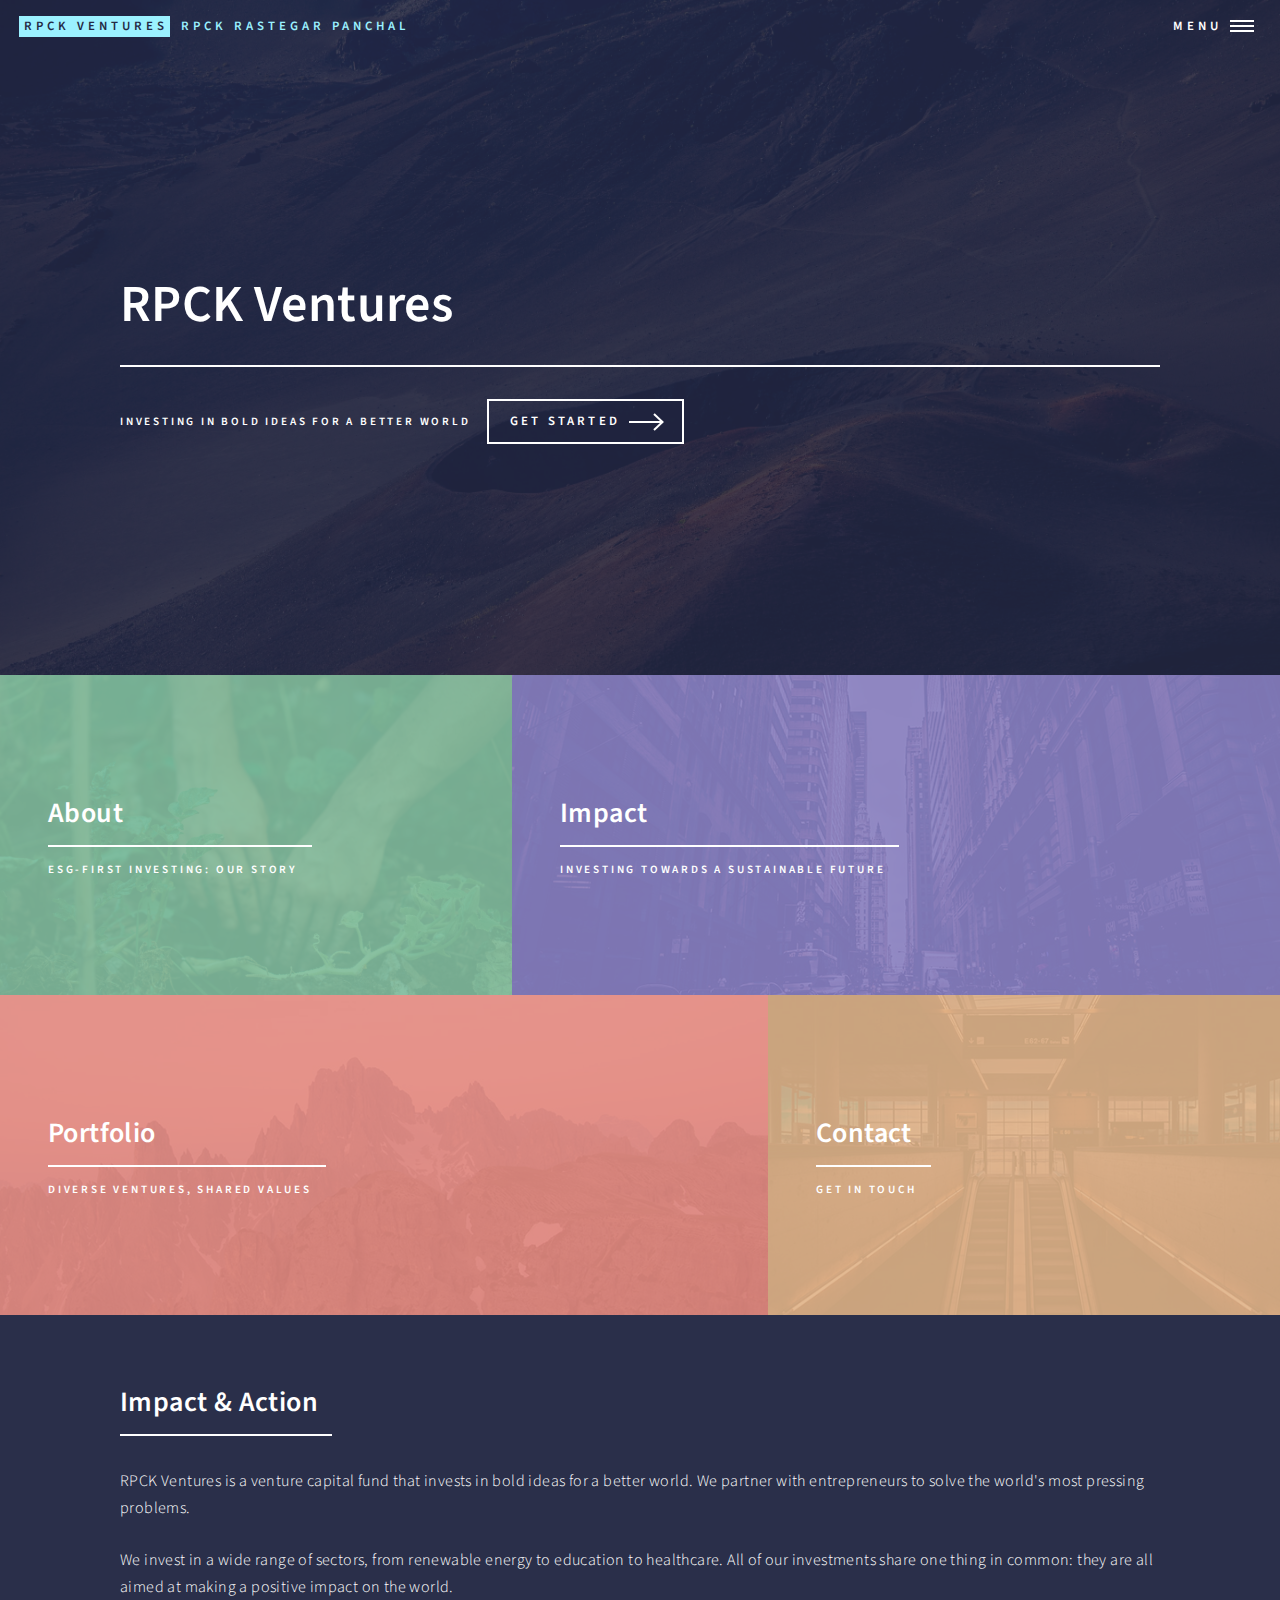
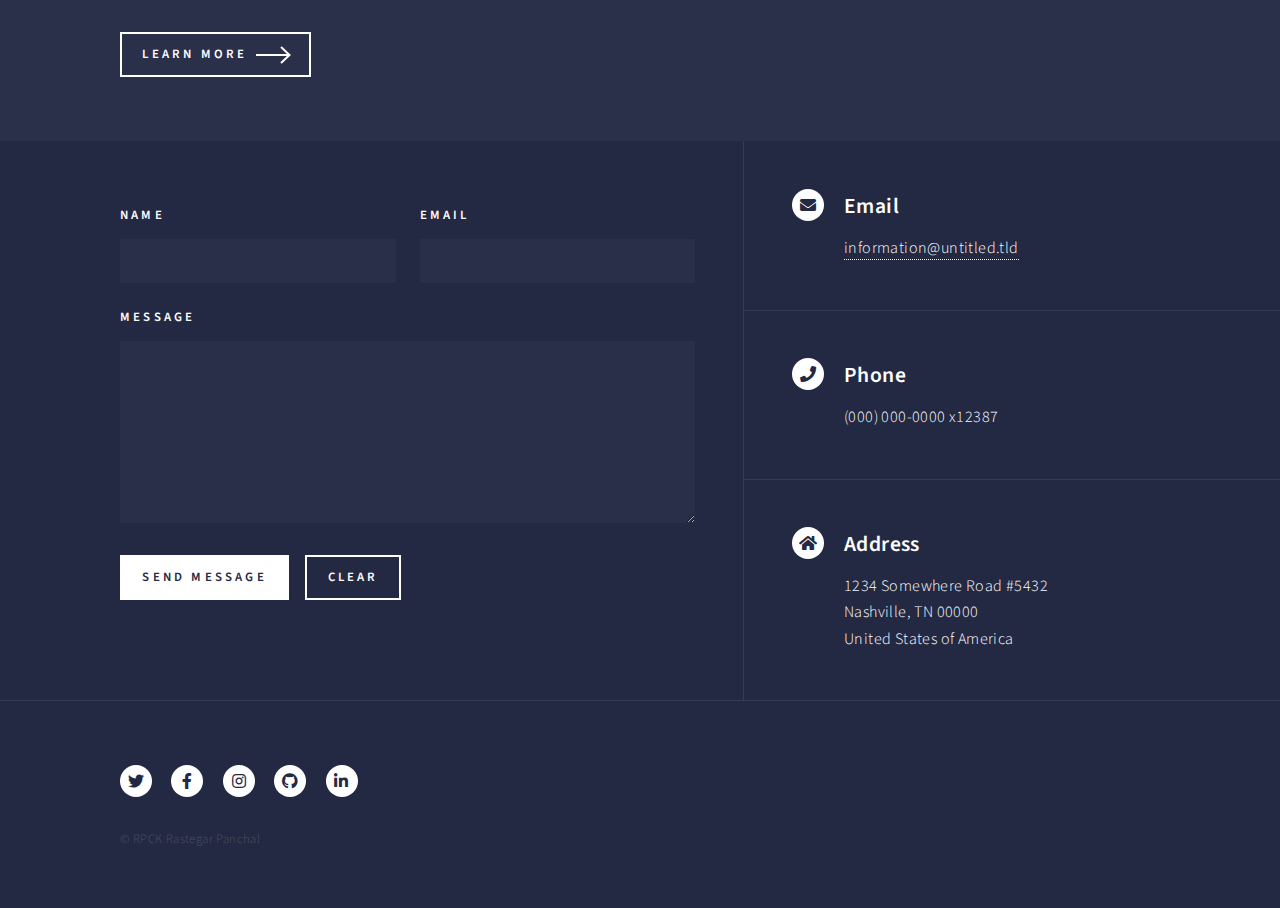
<file: index.html>
<!DOCTYPE HTML>
<!--
	Forty by Pixelarity
	pixelarity.com | hello@pixelarity.com
	License: pixelarity.com/license
-->
<html>
	<head>
		<title>RPCK Ventures</title>
		<link rel="icon" type="image/x-icon" href="images/favicon.ico">
		<meta charset="utf-8" />
		<meta name="viewport" content="width=device-width, initial-scale=1, user-scalable=no" />
		<link rel="stylesheet" href="assets/css/main.css" />
		<noscript><link rel="stylesheet" href="assets/css/noscript.css" /></noscript>
	</head>
	<body class="is-preload">

		<!-- Wrapper -->
			<div id="wrapper">

				<!-- Header -->
					<header id="header" class="alt">
						<a href="index.html" class="logo"><strong>RPCK Ventures</strong> <span> RPCK Rastegar Panchal</span></a>
						<nav>
							<a href="#menu">Menu</a>
						</nav>
					</header>

				<!-- Menu -->
					<nav id="menu">
						<ul class="links">
							<li><a href="index.html">Home</a></li>
							<li><a href="about.html">About</a></li>
							<li><a href="impact.html">Impact</a></li>
							<li><a href="portfolio.html">Portfolio</a></li>
						</ul>
					</nav>

				<!-- Banner -->
					<section id="banner" class="major">
						<div class="inner">
							<header class="major">
								<h1>RPCK Ventures</h1>
							</header>
							<div class="content">
								<p>Investing in bold ideas for a better world</p>
								<ul class="actions">
									<li><a href="#one" class="button next scrolly">Get Started</a></li>
								</ul>
							</div>
						</div>
					</section>

				<!-- Main -->
					<div id="main">

						<!-- One -->
							<section id="one" class="tiles">
								<article>
									<span class="image">
										<img src="images/pic01.jpg" alt="" />
									</span>
									<header class="major">
										<h3><a href="about.html" class="link">About</a></h3>
										<p>ESG-First Investing: Our Story</p>
									</header>
								</article>
								<article>
									<span class="image">
										<img src="images/pic02.jpeg" alt="" />
									</span>
									<header class="major">
										<h3><a href="impact.html" class="link">Impact</a></h3>
										<p>Investing towards a sustainable future</p>
									</header>
								</article>
								<article>
									<span class="image">
										<img src="images/pic03.jpeg" alt="" />
									</span>
									<header class="major">
										<h3><a href="portfolio.html" class="link">Portfolio</a></h3>
										<p>Diverse ventures, shared values</p>
									</header>
								</article>
								<article>
									<span class="image">
										<img src="images/pic04.jpeg" alt="" />
									</span>
									<header class="major">
										<h3><a href="#contact" class="link">Contact</a></h3>
										<p>Get in touch</p>
									</header>
								</article>
								<!-- <article>
									<span class="image">
										<img src="images/pic05.jpg" alt="" />
									</span>
									<header class="major">
										<h3><a href="portfolio.html" class="link">Consequat</a></h3>
										<p>Ipsum dolor sit amet</p>
									</header>
								</article>
								<article>
									<span class="image">
										<img src="images/pic06.jpg" alt="" />
									</span>
									<header class="major">
										<h3><a href="portfolio.html" class="link">Etiam</a></h3>
										<p>Feugiat amet tempus</p>
									</header>
								</article> -->
							</section>

						<!-- Two -->
							<section id="two">
								<div class="inner">
									<header class="major">
										<h2>Impact & Action</h2>
									</header>
									<p>RPCK Ventures is a venture capital fund that invests in bold ideas for a better world. We partner with entrepreneurs to solve the world's most pressing problems. <br><br>
									
									We invest in a wide range of sectors, from renewable energy to education to healthcare. All of our investments share one thing in common: they are all aimed at making a positive impact on the world.</p>
									<ul class="actions">
										<li><a href="portfolio.html" class="button next">Learn more</a></li>
									</ul>
								</div>
							</section>

					</div>

				<!-- Contact -->
					<section id="contact">
						<div class="inner">
							<section>
								<form method="post" action="#">
									<div class="fields">
										<div class="field half">
											<label for="name">Name</label>
											<input type="text" name="name" id="name" />
										</div>
										<div class="field half">
											<label for="email">Email</label>
											<input type="text" name="email" id="email" />
										</div>
										<div class="field">
											<label for="message">Message</label>
											<textarea name="message" id="message" rows="6"></textarea>
										</div>
									</div>
									<ul class="actions">
										<li><input type="submit" value="Send Message" class="primary" /></li>
										<li><input type="reset" value="Clear" /></li>
									</ul>
								</form>
							</section>
							<section class="split">
								<section>
									<div class="contact-method">
										<span class="icon solid alt fa-envelope"></span>
										<h3>Email</h3>
										<a href="#">information@untitled.tld</a>
									</div>
								</section>
								<section>
									<div class="contact-method">
										<span class="icon solid alt fa-phone"></span>
										<h3>Phone</h3>
										<span>(000) 000-0000 x12387</span>
									</div>
								</section>
								<section>
									<div class="contact-method">
										<span class="icon solid alt fa-home"></span>
										<h3>Address</h3>
										<span>1234 Somewhere Road #5432<br />
										Nashville, TN 00000<br />
										United States of America</span>
									</div>
								</section>
							</section>
						</div>
					</section>

				<!-- Footer -->
					<footer id="footer">
						<div class="inner">
							<ul class="icons">
								<li><a href="#" class="icon brands alt fa-twitter"><span class="label">Twitter</span></a></li>
								<li><a href="#" class="icon brands alt fa-facebook-f"><span class="label">Facebook</span></a></li>
								<li><a href="#" class="icon brands alt fa-instagram"><span class="label">Instagram</span></a></li>
								<li><a href="#" class="icon brands alt fa-github"><span class="label">GitHub</span></a></li>
								<li><a href="#" class="icon brands alt fa-linkedin-in"><span class="label">LinkedIn</span></a></li>
							</ul>
							<ul class="copyright">
								<li>&copy; RPCK Rastegar Panchal</li>
							</ul>
						</div>
					</footer>

			</div>

		<!-- Scripts -->
			<script src="assets/js/jquery.min.js"></script>
			<script src="assets/js/jquery.scrolly.min.js"></script>
			<script src="assets/js/jquery.scrollex.min.js"></script>
			<script src="assets/js/browser.min.js"></script>
			<script src="assets/js/breakpoints.min.js"></script>
			<script src="assets/js/util.js"></script>
			<script src="assets/js/main.js"></script>

	</body>
</html>
</file>
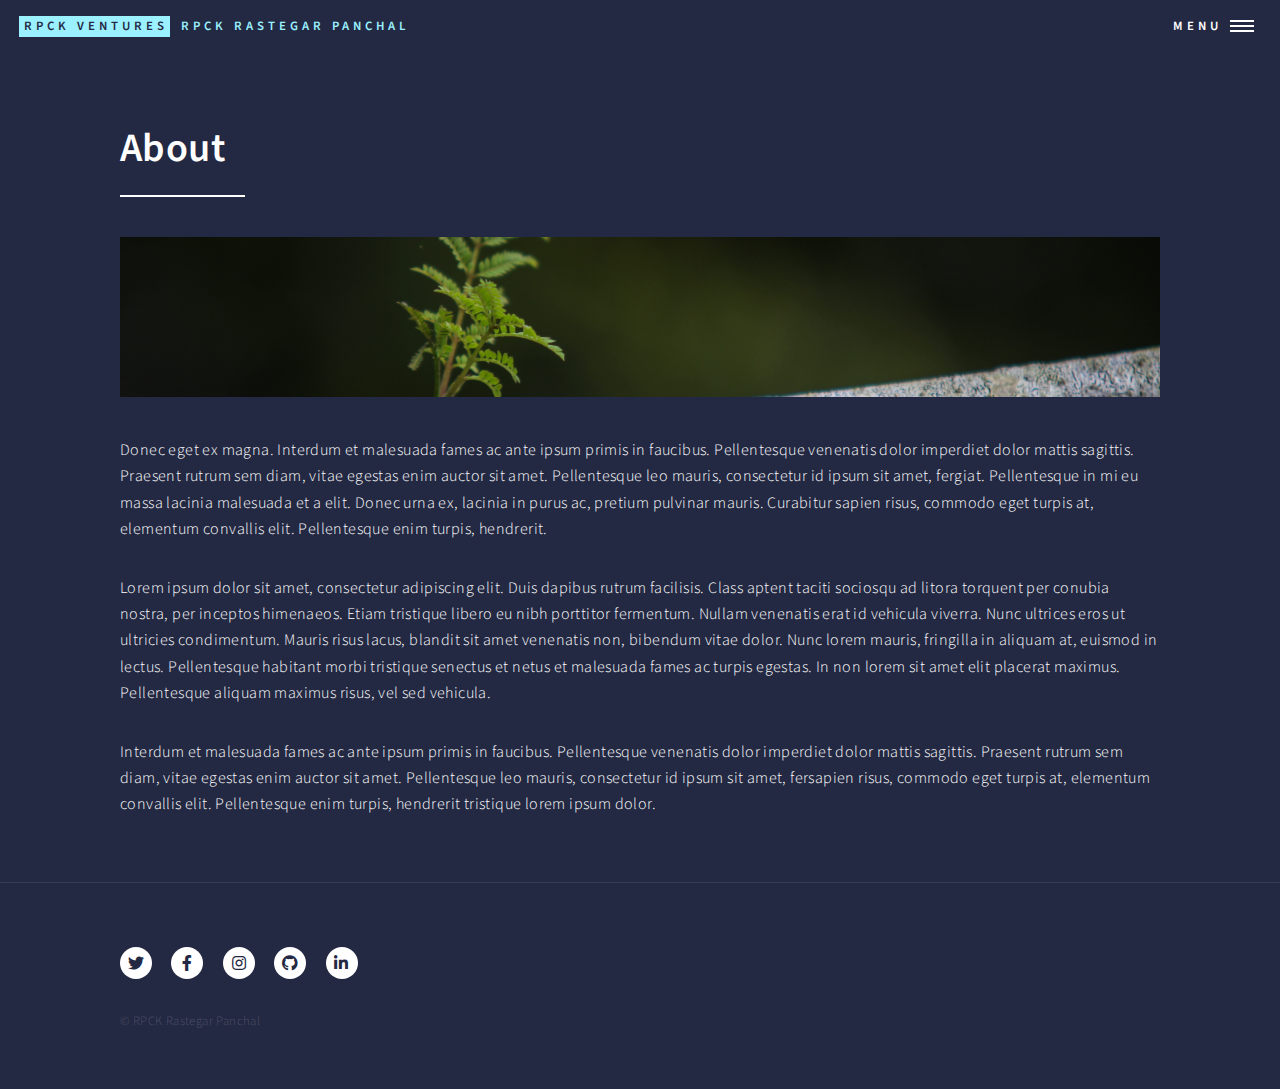
<file: about.html>
<!DOCTYPE HTML>
<!--
	Forty by Pixelarity
	pixelarity.com | hello@pixelarity.com
	License: pixelarity.com/license
-->
<html>
	<head>
		<title>RPCK Ventures</title>
		<link rel="icon" type="image/x-icon" href="images/favicon.ico">
		<meta charset="utf-8" />
		<meta name="viewport" content="width=device-width, initial-scale=1, user-scalable=no" />
		<link rel="stylesheet" href="assets/css/main.css" />
		<noscript><link rel="stylesheet" href="assets/css/noscript.css" /></noscript>
	</head>
	<body class="is-preload">

		<!-- Wrapper -->
			<div id="wrapper">

				<!-- Header -->
					<header id="header" class="alt">
						<a href="index.html" class="logo"><strong>RPCK Ventures</strong> <span> RPCK Rastegar Panchal</span></a>
						<nav>
							<a href="#menu">Menu</a>
						</nav>
					</header>

				<!-- Menu -->
					<nav id="menu">
						<ul class="links">
							<li><a href="index.html">Home</a></li>
							<li><a href="about.html">About</a></li>
							<li><a href="impact.html">Impact</a></li>
							<li><a href="portfolio.html">Portfolio</a></li>
						</ul>
						<!-- <ul class="actions stacked">
							<li><a href="#" class="button primary fit">Get Started</a></li>
							<li><a href="#" class="button fit">Log In</a></li>
						</ul> -->
					</nav>

				<!-- Main -->
					<div id="main" class="alt">

						<!-- One -->
							<section id="one">
								<div class="inner">
									<header class="major">
										<h1>About</h1>
									</header>
									<span class="image main"></span>
									<!-- <span class="image main"><img src="images/pic11.jpg" alt="" /></span> -->
									<!-- <div class="about-banner-img bkg-img-default" ></div> -->
									<p>Donec eget ex magna. Interdum et malesuada fames ac ante ipsum primis in faucibus. Pellentesque venenatis dolor imperdiet dolor mattis sagittis. Praesent rutrum sem diam, vitae egestas enim auctor sit amet. Pellentesque leo mauris, consectetur id ipsum sit amet, fergiat. Pellentesque in mi eu massa lacinia malesuada et a elit. Donec urna ex, lacinia in purus ac, pretium pulvinar mauris. Curabitur sapien risus, commodo eget turpis at, elementum convallis elit. Pellentesque enim turpis, hendrerit.</p>
									<p>Lorem ipsum dolor sit amet, consectetur adipiscing elit. Duis dapibus rutrum facilisis. Class aptent taciti sociosqu ad litora torquent per conubia nostra, per inceptos himenaeos. Etiam tristique libero eu nibh porttitor fermentum. Nullam venenatis erat id vehicula viverra. Nunc ultrices eros ut ultricies condimentum. Mauris risus lacus, blandit sit amet venenatis non, bibendum vitae dolor. Nunc lorem mauris, fringilla in aliquam at, euismod in lectus. Pellentesque habitant morbi tristique senectus et netus et malesuada fames ac turpis egestas. In non lorem sit amet elit placerat maximus. Pellentesque aliquam maximus risus, vel sed vehicula.</p>
									<p>Interdum et malesuada fames ac ante ipsum primis in faucibus. Pellentesque venenatis dolor imperdiet dolor mattis sagittis. Praesent rutrum sem diam, vitae egestas enim auctor sit amet. Pellentesque leo mauris, consectetur id ipsum sit amet, fersapien risus, commodo eget turpis at, elementum convallis elit. Pellentesque enim turpis, hendrerit tristique lorem ipsum dolor.</p>
								</div>
							</section>

					</div>

				<!-- Contact -->
					<!-- <section id="contact">
						<div class="inner">
							<section>
								<form method="post" action="#">
									<div class="fields">
										<div class="field half">
											<label for="name">Name</label>
											<input type="text" name="name" id="name" />
										</div>
										<div class="field half">
											<label for="email">Email</label>
											<input type="text" name="email" id="email" />
										</div>
										<div class="field">
											<label for="message">Message</label>
											<textarea name="message" id="message" rows="6"></textarea>
										</div>
									</div>
									<ul class="actions">
										<li><input type="submit" value="Send Message" class="primary" /></li>
										<li><input type="reset" value="Clear" /></li>
									</ul>
								</form>
							</section>
							<section class="split">
								<section>
									<div class="contact-method">
										<span class="icon solid alt fa-envelope"></span>
										<h3>Email</h3>
										<a href="#">information@untitled.tld</a>
									</div>
								</section>
								<section>
									<div class="contact-method">
										<span class="icon solid alt fa-phone"></span>
										<h3>Phone</h3>
										<span>(000) 000-0000 x12387</span>
									</div>
								</section>
								<section>
									<div class="contact-method">
										<span class="icon solid alt fa-home"></span>
										<h3>Address</h3>
										<span>1234 Somewhere Road #5432<br />
										Nashville, TN 00000<br />
										United States of America</span>
									</div>
								</section>
							</section>
						</div>
					</section> -->

				<!-- Footer -->
					<footer id="footer">
						<div class="inner">
							<ul class="icons">
								<li><a href="#" class="icon brands alt fa-twitter"><span class="label">Twitter</span></a></li>
								<li><a href="#" class="icon brands alt fa-facebook-f"><span class="label">Facebook</span></a></li>
								<li><a href="#" class="icon brands alt fa-instagram"><span class="label">Instagram</span></a></li>
								<li><a href="#" class="icon brands alt fa-github"><span class="label">GitHub</span></a></li>
								<li><a href="#" class="icon brands alt fa-linkedin-in"><span class="label">LinkedIn</span></a></li>
							</ul>
							<ul class="copyright">
								<li>&copy; RPCK Rastegar Panchal</li>
							</ul>
						</div>
					</footer>

			</div>

		<!-- Scripts -->
			<script src="assets/js/jquery.min.js"></script>
			<script src="assets/js/jquery.scrolly.min.js"></script>
			<script src="assets/js/jquery.scrollex.min.js"></script>
			<script src="assets/js/browser.min.js"></script>
			<script src="assets/js/breakpoints.min.js"></script>
			<script src="assets/js/util.js"></script>
			<script src="assets/js/main.js"></script>

	</body>
</html>
</file>
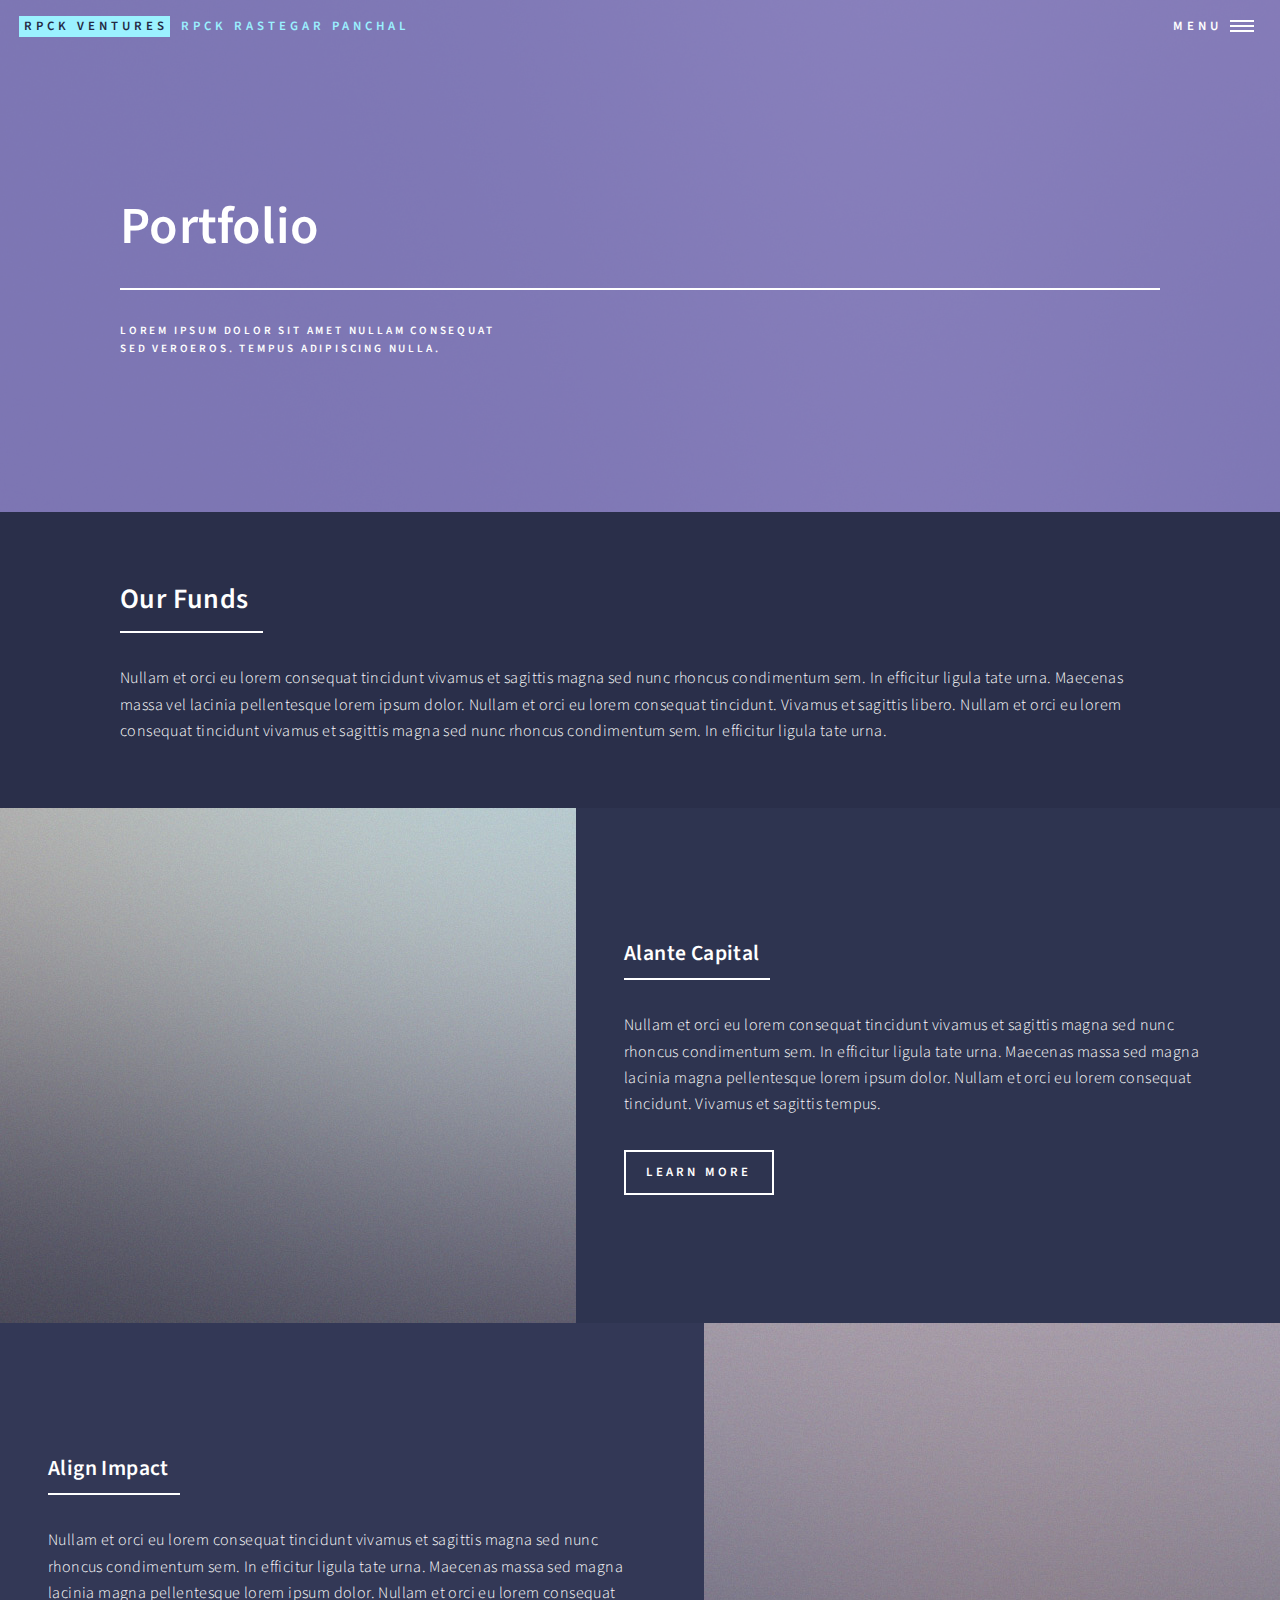
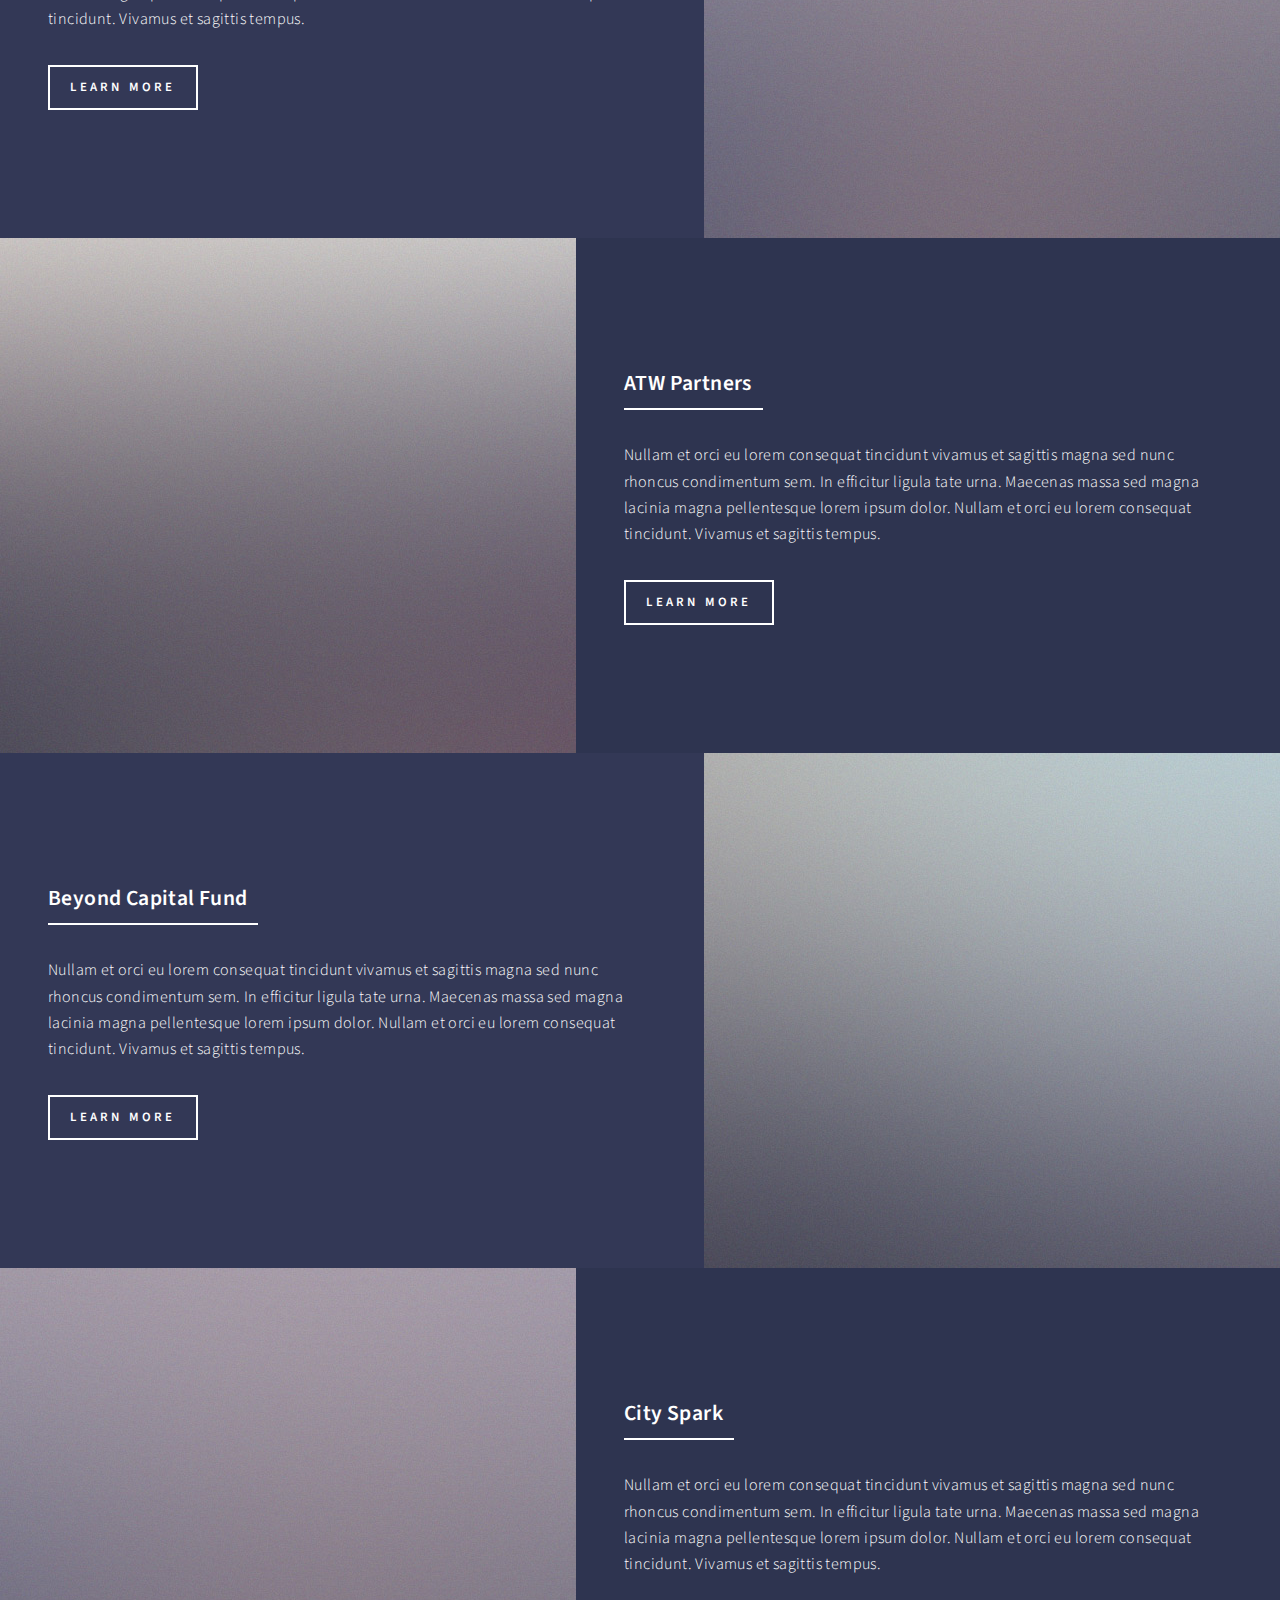
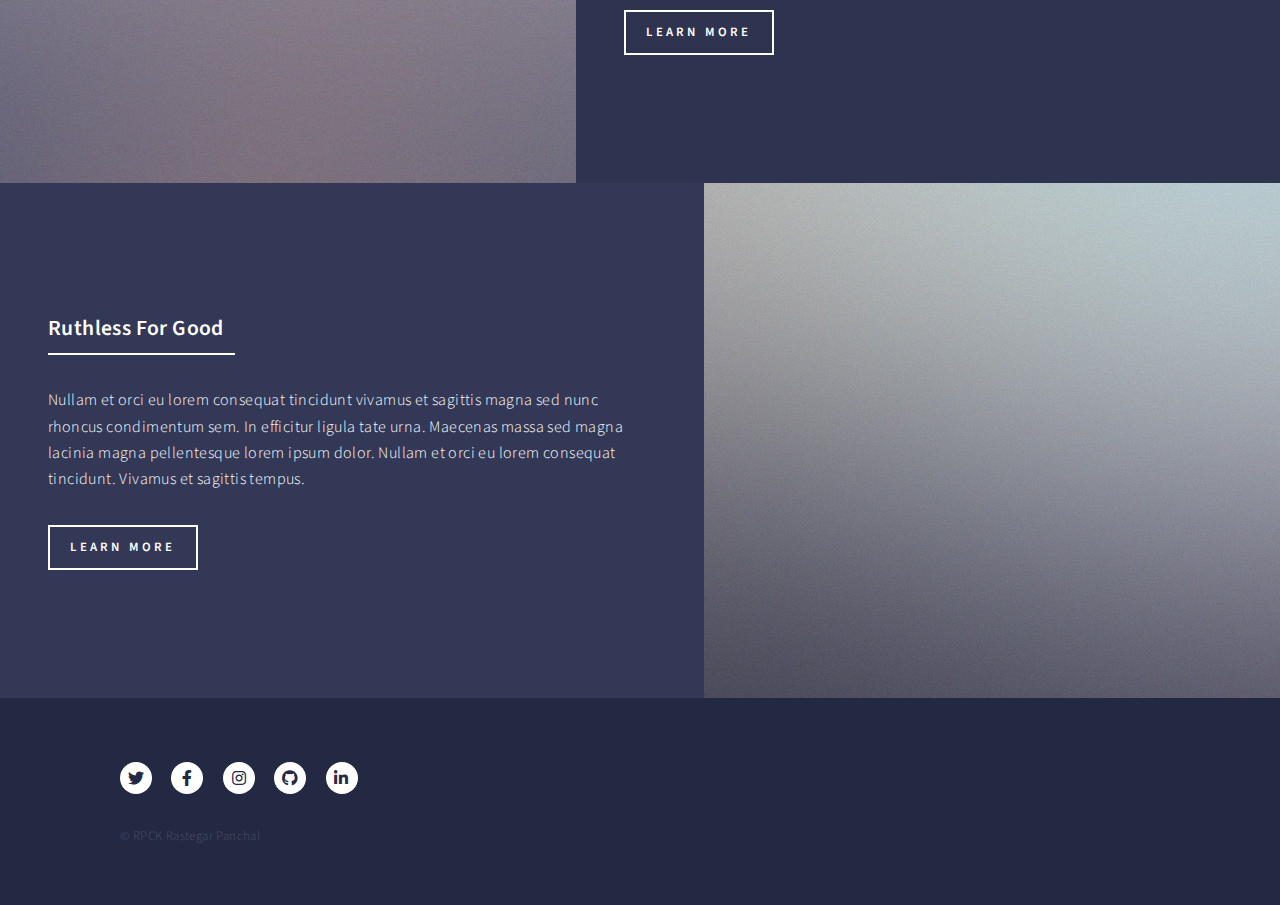
<file: portfolio.html>
<!DOCTYPE HTML>
<!--
	Forty by Pixelarity
	pixelarity.com | hello@pixelarity.com
	License: pixelarity.com/license
-->
<html>
	<head>
		<title>RPCK Ventures</title>
		<link rel="icon" type="image/x-icon" href="images/favicon.ico">
		<meta charset="utf-8" />
		<meta name="viewport" content="width=device-width, initial-scale=1, user-scalable=no" />
		<link rel="stylesheet" href="assets/css/main.css" />
		<noscript><link rel="stylesheet" href="assets/css/noscript.css" /></noscript>
	</head>
	<body class="is-preload">

		<!-- Wrapper -->
			<div id="wrapper">

				<!-- Header -->
				<!-- Note: The "styleN" class below should match that of the banner element. -->
					<header id="header" class="alt">
						<a href="index.html" class="logo"><strong>RPCK Ventures</strong> <span> RPCK Rastegar Panchal</span></a>
						<nav>
							<a href="#menu">Menu</a>
						</nav>
					</header>

				<!-- Menu -->
					<nav id="menu">
						<ul class="links">
							<li><a href="index.html">Home</a></li>
							<li><a href="about.html">About</a></li>
							<li><a href="impact.html">Impact</a></li>
							<li><a href="portfolio.html">Portfolio</a></li>
						</ul>
						<!-- <ul class="actions stacked">
							<li><a href="#" class="button primary fit">Get Started</a></li>
							<li><a href="#" class="button fit">Log In</a></li>
						</ul> -->
					</nav>
				<!-- Banner -->
				<!-- Note: The "styleN" class below should match that of the header element. -->
					<section id="banner" class="style2">
						<div class="inner">
							<span class="image">
								<img src="images/pic07.jpg" alt="" />
							</span>
							<header class="major">
								<h1>Portfolio</h1>
							</header>
							<div class="content">
								<p>Lorem ipsum dolor sit amet nullam consequat<br />
								sed veroeros. tempus adipiscing nulla.</p>
							</div>
						</div>
					</section>

				<!-- Main -->
					<div id="main">

						<!-- One -->
							<section id="one">
								<div class="inner">
									<header class="major">
										<h2>Our Funds</h2>
									</header>
									<p>Nullam et orci eu lorem consequat tincidunt vivamus et sagittis magna sed nunc rhoncus condimentum sem. In efficitur ligula tate urna. Maecenas massa vel lacinia pellentesque lorem ipsum dolor. Nullam et orci eu lorem consequat tincidunt. Vivamus et sagittis libero. Nullam et orci eu lorem consequat tincidunt vivamus et sagittis magna sed nunc rhoncus condimentum sem. In efficitur ligula tate urna.</p>
								</div>
							</section>

						<!-- Two -->
							<section id="two" class="spotlights">
								<section>
									<a href="about.html" class="image">
										<img src="images/pic08.jpg" alt="" data-position="center center" />
									</a>
									<div class="content">
										<div class="inner">
											<header class="major">
												<h3>Alante Capital</h3>
											</header>
											<p>Nullam et orci eu lorem consequat tincidunt vivamus et sagittis magna sed nunc rhoncus condimentum sem. In efficitur ligula tate urna. Maecenas massa sed magna lacinia magna pellentesque lorem ipsum dolor. Nullam et orci eu lorem consequat tincidunt. Vivamus et sagittis tempus.</p>
											<ul class="actions">
												<li><a href="about.html" class="button">Learn more</a></li>
											</ul>
										</div>
									</div>
								</section>
								<section>
									<a href="about.html" class="image">
										<img src="images/pic09.jpg" alt="" data-position="top center" />
									</a>
									<div class="content">
										<div class="inner">
											<header class="major">
												<h3>Align Impact</h3>
											</header>
											<p>Nullam et orci eu lorem consequat tincidunt vivamus et sagittis magna sed nunc rhoncus condimentum sem. In efficitur ligula tate urna. Maecenas massa sed magna lacinia magna pellentesque lorem ipsum dolor. Nullam et orci eu lorem consequat tincidunt. Vivamus et sagittis tempus.</p>
											<ul class="actions">
												<li><a href="about.html" class="button">Learn more</a></li>
											</ul>
										</div>
									</div>
								</section>
								<section>
									<a href="about.html" class="image">
										<img src="images/pic10.jpg" alt="" data-position="25% 25%" />
									</a>
									<div class="content">
										<div class="inner">
											<header class="major">
												<h3>ATW Partners</h3>
											</header>
											<p>Nullam et orci eu lorem consequat tincidunt vivamus et sagittis magna sed nunc rhoncus condimentum sem. In efficitur ligula tate urna. Maecenas massa sed magna lacinia magna pellentesque lorem ipsum dolor. Nullam et orci eu lorem consequat tincidunt. Vivamus et sagittis tempus.</p>
											<ul class="actions">
												<li><a href="about.html" class="button">Learn more</a></li>
											</ul>
										</div>
									</div>
								</section>
								<section>
									<a href="about.html" class="image">
										<img src="images/pic08.jpg" alt="" data-position="center center" />
									</a>
									<div class="content">
										<div class="inner">
											<header class="major">
												<h3>Beyond Capital Fund</h3>
											</header>
											<p>Nullam et orci eu lorem consequat tincidunt vivamus et sagittis magna sed nunc rhoncus condimentum sem.
												In efficitur ligula tate urna. Maecenas massa sed magna lacinia magna pellentesque lorem ipsum dolor.
												Nullam et orci eu lorem consequat tincidunt. Vivamus et sagittis tempus.</p>
											<ul class="actions">
												<li><a href="about.html" class="button">Learn more</a></li>
											</ul>
										</div>
									</div>
								</section>
								<section>
									<a href="about.html" class="image">
										<img src="images/pic09.jpg" alt="" data-position="top center" />
									</a>
									<div class="content">
										<div class="inner">
											<header class="major">
												<h3>City Spark</h3>
											</header>
											<p>Nullam et orci eu lorem consequat tincidunt vivamus et sagittis magna sed nunc rhoncus condimentum sem.
												In efficitur ligula tate urna. Maecenas massa sed magna lacinia magna pellentesque lorem ipsum dolor.
												Nullam et orci eu lorem consequat tincidunt. Vivamus et sagittis tempus.</p>
											<ul class="actions">
												<li><a href="about.html" class="button">Learn more</a></li>
											</ul>
										</div>
									</div>
								</section>
								<section>
									<a href="about.html" class="image">
										<img src="images/pic08.jpg" alt="" data-position="center center" />
									</a>
									<div class="content">
										<div class="inner">
											<header class="major">
												<h3>Ruthless For Good</h3>
											</header>
											<p>Nullam et orci eu lorem consequat tincidunt vivamus et sagittis magna sed nunc rhoncus condimentum sem.
												In efficitur ligula tate urna. Maecenas massa sed magna lacinia magna pellentesque lorem ipsum dolor.
												Nullam et orci eu lorem consequat tincidunt. Vivamus et sagittis tempus.</p>
											<ul class="actions">
												<li><a href="about.html" class="button">Learn more</a></li>
											</ul>
										</div>
									</div>
								</section>
							</section>
						<!-- Three -->
							<!-- <section id="three">
								<div class="inner">
									<header class="major">
										<h2>Massa libero</h2>
									</header>
									<p>Nullam et orci eu lorem consequat tincidunt vivamus et sagittis libero. Mauris aliquet magna magna sed nunc rhoncus pharetra. Pellentesque condimentum sem. In efficitur ligula tate urna. Maecenas laoreet massa vel lacinia pellentesque lorem ipsum dolor. Nullam et orci eu lorem consequat tincidunt. Vivamus et sagittis libero. Mauris aliquet magna magna sed nunc rhoncus amet pharetra et feugiat tempus.</p>
									<ul class="actions">
										<li><a href="about.html" class="button next">Get Started</a></li>
									</ul>
								</div>
							</section> -->

					</div>


				<!-- Footer -->
					<footer id="footer">
						<div class="inner">
							<ul class="icons">
								<li><a href="#" class="icon brands alt fa-twitter"><span class="label">Twitter</span></a></li>
								<li><a href="#" class="icon brands alt fa-facebook-f"><span class="label">Facebook</span></a></li>
								<li><a href="#" class="icon brands alt fa-instagram"><span class="label">Instagram</span></a></li>
								<li><a href="#" class="icon brands alt fa-github"><span class="label">GitHub</span></a></li>
								<li><a href="#" class="icon brands alt fa-linkedin-in"><span class="label">LinkedIn</span></a></li>
							</ul>
							<ul class="copyright">
								<li>&copy; RPCK Rastegar Panchal</li>
							</ul>
						</div>
					</footer>

			</div>

		<!-- Scripts -->
			<script src="assets/js/jquery.min.js"></script>
			<script src="assets/js/jquery.scrolly.min.js"></script>
			<script src="assets/js/jquery.scrollex.min.js"></script>
			<script src="assets/js/browser.min.js"></script>
			<script src="assets/js/breakpoints.min.js"></script>
			<script src="assets/js/util.js"></script>
			<script src="assets/js/main.js"></script>

	</body>
</html>
</file>
<file: assets/css/noscript.css>
/*
	Forty by Pixelarity
	pixelarity.com | hello@pixelarity.com
	License: pixelarity.com/license
*/

/* Banner */

	body.is-preload #banner:after {
		opacity: 0.85;
	}

	body.is-preload #banner > .inner {
		-moz-filter: none;
		-webkit-filter: none;
		-ms-filter: none;
		filter: none;
		-moz-transform: none;
		-webkit-transform: none;
		-ms-transform: none;
		transform: none;
		opacity: 1;
	}
</file>
<file: assets/css/main.css>
@import url(fontawesome-all.min.css);
@import url("https://fonts.googleapis.com/css?family=Source+Sans+Pro:300,300italic,600,600italic");

/*
	Forty by Pixelarity
	pixelarity.com | hello@pixelarity.com
	License: pixelarity.com/license
*/

html, body, div, span, applet, object,
iframe, h1, h2, h3, h4, h5, h6, p, blockquote,
pre, a, abbr, acronym, address, big, cite,
code, del, dfn, em, img, ins, kbd, q, s, samp,
small, strike, strong, sub, sup, tt, var, b,
u, i, center, dl, dt, dd, ol, ul, li, fieldset,
form, label, legend, table, caption, tbody,
tfoot, thead, tr, th, td, article, aside,
canvas, details, embed, figure, figcaption,
footer, header, hgroup, menu, nav, output, ruby,
section, summary, time, mark, audio, video {
	margin: 0;
	padding: 0;
	border: 0;
	font-size: 100%;
	font: inherit;
	vertical-align: baseline;}

article, aside, details, figcaption, figure,
footer, header, hgroup, menu, nav, section {
	display: block;}

body {
	line-height: 1;
}

ol, ul {
	list-style: none;
}

blockquote, q {
	quotes: none;
}

	blockquote:before, blockquote:after, q:before, q:after {
		content: '';
		content: none;
	}

table {
	border-collapse: collapse;
	border-spacing: 0;
}

body {
	-webkit-text-size-adjust: none;
}

mark {
	background-color: transparent;
	color: inherit;
}

input::-moz-focus-inner {
	border: 0;
	padding: 0;
}

input, select, textarea {
	-moz-appearance: none;
	-webkit-appearance: none;
	-ms-appearance: none;
	appearance: none;
}

/* Basic */

	@-ms-viewport {
		width: device-width;
	}

	body {
		-ms-overflow-style: scrollbar;
	}

	@media screen and (max-width: 480px) {

		html, body {
			min-width: 320px;
		}

	}

	html {
		box-sizing: border-box;
	}

	*, *:before, *:after {
		box-sizing: inherit;
	}

	body {
		background: #242943;
	}

		body.is-preload *, body.is-preload *:before, body.is-preload *:after {
			-moz-animation: none !important;
			-webkit-animation: none !important;
			-ms-animation: none !important;
			animation: none !important;
			-moz-transition: none !important;
			-webkit-transition: none !important;
			-ms-transition: none !important;
			transition: none !important;
		}

/* Type */

	body, input, select, textarea {
		color: #ffffff;
		font-family: "Source Sans Pro", Helvetica, sans-serif;
		font-size: 17pt;
		font-weight: 300;
		letter-spacing: 0.025em;
		line-height: 1.65;
	}

		@media screen and (max-width: 1680px) {

			body, input, select, textarea {
				font-size: 14pt;
			}

		}

		@media screen and (max-width: 1280px) {

			body, input, select, textarea {
				font-size: 12pt;
			}

		}

		@media screen and (max-width: 360px) {

			body, input, select, textarea {
				font-size: 11pt;
			}

		}

	a {
		-moz-transition: color 0.2s ease-in-out, border-bottom-color 0.2s ease-in-out;
		-webkit-transition: color 0.2s ease-in-out, border-bottom-color 0.2s ease-in-out;
		-ms-transition: color 0.2s ease-in-out, border-bottom-color 0.2s ease-in-out;
		transition: color 0.2s ease-in-out, border-bottom-color 0.2s ease-in-out;
		border-bottom: dotted 1px;
		color: inherit;
		text-decoration: none;
	}

		a:hover {
			border-bottom-color: transparent;
			color: #9bf1ff !important;
		}

		a:active {
			color: #53e3fb !important;
		}

	strong, b {
		color: #ffffff;
		font-weight: 600;
	}

	em, i {
		font-style: italic;
	}

	p {
		margin: 0 0 2em 0;
	}

	h1, h2, h3, h4, h5, h6 {
		color: #ffffff;
		font-weight: 600;
		line-height: 1.65;
		margin: 0 0 1em 0;
	}

		h1 a, h2 a, h3 a, h4 a, h5 a, h6 a {
			color: inherit;
			border-bottom: 0;
		}

	h1 {
		font-size: 2.5em;
	}

	h2 {
		font-size: 1.75em;
	}

	h3 {
		font-size: 1.35em;
	}

	h4 {
		font-size: 1.1em;
	}

	h5 {
		font-size: 0.9em;
	}

	h6 {
		font-size: 0.7em;
	}

	@media screen and (max-width: 736px) {

		h1 {
			font-size: 2em;
		}

		h2 {
			font-size: 1.5em;
		}

		h3 {
			font-size: 1.25em;
		}

	}

	sub {
		font-size: 0.8em;
		position: relative;
		top: 0.5em;
	}

	sup {
		font-size: 0.8em;
		position: relative;
		top: -0.5em;
	}

	blockquote {
		border-left: solid 4px rgba(212, 212, 255, 0.1);
		font-style: italic;
		margin: 0 0 2em 0;
		padding: 0.5em 0 0.5em 2em;
	}

	code {
		background: rgba(212, 212, 255, 0.035);
		font-family: "Courier New", monospace;
		font-size: 0.9em;
		margin: 0 0.25em;
		padding: 0.25em 0.65em;
	}

	pre {
		-webkit-overflow-scrolling: touch;
		font-family: "Courier New", monospace;
		font-size: 0.9em;
		margin: 0 0 2em 0;
	}

		pre code {
			display: block;
			line-height: 1.75;
			padding: 1em 1.5em;
			overflow-x: auto;
		}

	hr {
		border: 0;
		border-bottom: solid 1px rgba(212, 212, 255, 0.1);
		margin: 2em 0;
	}

		hr.major {
			margin: 3em 0;
		}

	.align-left {
		text-align: left;
	}

	.align-center {
		text-align: center;
	}

	.align-right {
		text-align: right;
	}

/* Row */

	.row {
		display: flex;
		flex-wrap: wrap;
		box-sizing: border-box;
		align-items: stretch;
	}

		.row > * {
			box-sizing: border-box;
		}

		.row.gtr-uniform > * > :last-child {
			margin-bottom: 0;
		}

		.row.aln-left {
			justify-content: flex-start;
		}

		.row.aln-center {
			justify-content: center;
		}

		.row.aln-right {
			justify-content: flex-end;
		}

		.row.aln-top {
			align-items: flex-start;
		}

		.row.aln-middle {
			align-items: center;
		}

		.row.aln-bottom {
			align-items: flex-end;
		}

		.row > .imp {
			order: -1;
		}

		.row > .col-1 {
			width: 8.33333%;
		}

		.row > .off-1 {
			margin-left: 8.33333%;
		}

		.row > .col-2 {
			width: 16.66667%;
		}

		.row > .off-2 {
			margin-left: 16.66667%;
		}

		.row > .col-3 {
			width: 25%;
		}

		.row > .off-3 {
			margin-left: 25%;
		}

		.row > .col-4 {
			width: 33.33333%;
		}

		.row > .off-4 {
			margin-left: 33.33333%;
		}

		.row > .col-5 {
			width: 41.66667%;
		}

		.row > .off-5 {
			margin-left: 41.66667%;
		}

		.row > .col-6 {
			width: 50%;
		}

		.row > .off-6 {
			margin-left: 50%;
		}

		.row > .col-7 {
			width: 58.33333%;
		}

		.row > .off-7 {
			margin-left: 58.33333%;
		}

		.row > .col-8 {
			width: 66.66667%;
		}

		.row > .off-8 {
			margin-left: 66.66667%;
		}

		.row > .col-9 {
			width: 75%;
		}

		.row > .off-9 {
			margin-left: 75%;
		}

		.row > .col-10 {
			width: 83.33333%;
		}

		.row > .off-10 {
			margin-left: 83.33333%;
		}

		.row > .col-11 {
			width: 91.66667%;
		}

		.row > .off-11 {
			margin-left: 91.66667%;
		}

		.row > .col-12 {
			width: 100%;
		}

		.row > .off-12 {
			margin-left: 100%;
		}

		.row.gtr-0 {
			margin-top: 0;
			margin-left: 0em;
		}

			.row.gtr-0 > * {
				padding: 0 0 0 0em;
			}

			.row.gtr-0.gtr-uniform {
				margin-top: 0em;
			}

				.row.gtr-0.gtr-uniform > * {
					padding-top: 0em;
				}

		.row.gtr-25 {
			margin-top: 0;
			margin-left: -0.5em;
		}

			.row.gtr-25 > * {
				padding: 0 0 0 0.5em;
			}

			.row.gtr-25.gtr-uniform {
				margin-top: -0.5em;
			}

				.row.gtr-25.gtr-uniform > * {
					padding-top: 0.5em;
				}

		.row.gtr-50 {
			margin-top: 0;
			margin-left: -1em;
		}

			.row.gtr-50 > * {
				padding: 0 0 0 1em;
			}

			.row.gtr-50.gtr-uniform {
				margin-top: -1em;
			}

				.row.gtr-50.gtr-uniform > * {
					padding-top: 1em;
				}

		.row {
			margin-top: 0;
			margin-left: -2em;
		}

			.row > * {
				padding: 0 0 0 2em;
			}

			.row.gtr-uniform {
				margin-top: -2em;
			}

				.row.gtr-uniform > * {
					padding-top: 2em;
				}

		.row.gtr-150 {
			margin-top: 0;
			margin-left: -3em;
		}

			.row.gtr-150 > * {
				padding: 0 0 0 3em;
			}

			.row.gtr-150.gtr-uniform {
				margin-top: -3em;
			}

				.row.gtr-150.gtr-uniform > * {
					padding-top: 3em;
				}

		.row.gtr-200 {
			margin-top: 0;
			margin-left: -4em;
		}

			.row.gtr-200 > * {
				padding: 0 0 0 4em;
			}

			.row.gtr-200.gtr-uniform {
				margin-top: -4em;
			}

				.row.gtr-200.gtr-uniform > * {
					padding-top: 4em;
				}

		@media screen and (max-width: 1680px) {

			.row {
				display: flex;
				flex-wrap: wrap;
				box-sizing: border-box;
				align-items: stretch;
			}

				.row > * {
					box-sizing: border-box;
				}

				.row.gtr-uniform > * > :last-child {
					margin-bottom: 0;
				}

				.row.aln-left {
					justify-content: flex-start;
				}

				.row.aln-center {
					justify-content: center;
				}

				.row.aln-right {
					justify-content: flex-end;
				}

				.row.aln-top {
					align-items: flex-start;
				}

				.row.aln-middle {
					align-items: center;
				}

				.row.aln-bottom {
					align-items: flex-end;
				}

				.row > .imp-xlarge {
					order: -1;
				}

				.row > .col-1-xlarge {
					width: 8.33333%;
				}

				.row > .off-1-xlarge {
					margin-left: 8.33333%;
				}

				.row > .col-2-xlarge {
					width: 16.66667%;
				}

				.row > .off-2-xlarge {
					margin-left: 16.66667%;
				}

				.row > .col-3-xlarge {
					width: 25%;
				}

				.row > .off-3-xlarge {
					margin-left: 25%;
				}

				.row > .col-4-xlarge {
					width: 33.33333%;
				}

				.row > .off-4-xlarge {
					margin-left: 33.33333%;
				}

				.row > .col-5-xlarge {
					width: 41.66667%;
				}

				.row > .off-5-xlarge {
					margin-left: 41.66667%;
				}

				.row > .col-6-xlarge {
					width: 50%;
				}

				.row > .off-6-xlarge {
					margin-left: 50%;
				}

				.row > .col-7-xlarge {
					width: 58.33333%;
				}

				.row > .off-7-xlarge {
					margin-left: 58.33333%;
				}

				.row > .col-8-xlarge {
					width: 66.66667%;
				}

				.row > .off-8-xlarge {
					margin-left: 66.66667%;
				}

				.row > .col-9-xlarge {
					width: 75%;
				}

				.row > .off-9-xlarge {
					margin-left: 75%;
				}

				.row > .col-10-xlarge {
					width: 83.33333%;
				}

				.row > .off-10-xlarge {
					margin-left: 83.33333%;
				}

				.row > .col-11-xlarge {
					width: 91.66667%;
				}

				.row > .off-11-xlarge {
					margin-left: 91.66667%;
				}

				.row > .col-12-xlarge {
					width: 100%;
				}

				.row > .off-12-xlarge {
					margin-left: 100%;
				}

				.row.gtr-0 {
					margin-top: 0;
					margin-left: 0em;
				}

					.row.gtr-0 > * {
						padding: 0 0 0 0em;
					}

					.row.gtr-0.gtr-uniform {
						margin-top: 0em;
					}

						.row.gtr-0.gtr-uniform > * {
							padding-top: 0em;
						}

				.row.gtr-25 {
					margin-top: 0;
					margin-left: -0.5em;
				}

					.row.gtr-25 > * {
						padding: 0 0 0 0.5em;
					}

					.row.gtr-25.gtr-uniform {
						margin-top: -0.5em;
					}

						.row.gtr-25.gtr-uniform > * {
							padding-top: 0.5em;
						}

				.row.gtr-50 {
					margin-top: 0;
					margin-left: -1em;
				}

					.row.gtr-50 > * {
						padding: 0 0 0 1em;
					}

					.row.gtr-50.gtr-uniform {
						margin-top: -1em;
					}

						.row.gtr-50.gtr-uniform > * {
							padding-top: 1em;
						}

				.row {
					margin-top: 0;
					margin-left: -2em;
				}

					.row > * {
						padding: 0 0 0 2em;
					}

					.row.gtr-uniform {
						margin-top: -2em;
					}

						.row.gtr-uniform > * {
							padding-top: 2em;
						}

				.row.gtr-150 {
					margin-top: 0;
					margin-left: -3em;
				}

					.row.gtr-150 > * {
						padding: 0 0 0 3em;
					}

					.row.gtr-150.gtr-uniform {
						margin-top: -3em;
					}

						.row.gtr-150.gtr-uniform > * {
							padding-top: 3em;
						}

				.row.gtr-200 {
					margin-top: 0;
					margin-left: -4em;
				}

					.row.gtr-200 > * {
						padding: 0 0 0 4em;
					}

					.row.gtr-200.gtr-uniform {
						margin-top: -4em;
					}

						.row.gtr-200.gtr-uniform > * {
							padding-top: 4em;
						}

		}

		@media screen and (max-width: 1280px) {

			.row {
				display: flex;
				flex-wrap: wrap;
				box-sizing: border-box;
				align-items: stretch;
			}

				.row > * {
					box-sizing: border-box;
				}

				.row.gtr-uniform > * > :last-child {
					margin-bottom: 0;
				}

				.row.aln-left {
					justify-content: flex-start;
				}

				.row.aln-center {
					justify-content: center;
				}

				.row.aln-right {
					justify-content: flex-end;
				}

				.row.aln-top {
					align-items: flex-start;
				}

				.row.aln-middle {
					align-items: center;
				}

				.row.aln-bottom {
					align-items: flex-end;
				}

				.row > .imp-large {
					order: -1;
				}

				.row > .col-1-large {
					width: 8.33333%;
				}

				.row > .off-1-large {
					margin-left: 8.33333%;
				}

				.row > .col-2-large {
					width: 16.66667%;
				}

				.row > .off-2-large {
					margin-left: 16.66667%;
				}

				.row > .col-3-large {
					width: 25%;
				}

				.row > .off-3-large {
					margin-left: 25%;
				}

				.row > .col-4-large {
					width: 33.33333%;
				}

				.row > .off-4-large {
					margin-left: 33.33333%;
				}

				.row > .col-5-large {
					width: 41.66667%;
				}

				.row > .off-5-large {
					margin-left: 41.66667%;
				}

				.row > .col-6-large {
					width: 50%;
				}

				.row > .off-6-large {
					margin-left: 50%;
				}

				.row > .col-7-large {
					width: 58.33333%;
				}

				.row > .off-7-large {
					margin-left: 58.33333%;
				}

				.row > .col-8-large {
					width: 66.66667%;
				}

				.row > .off-8-large {
					margin-left: 66.66667%;
				}

				.row > .col-9-large {
					width: 75%;
				}

				.row > .off-9-large {
					margin-left: 75%;
				}

				.row > .col-10-large {
					width: 83.33333%;
				}

				.row > .off-10-large {
					margin-left: 83.33333%;
				}

				.row > .col-11-large {
					width: 91.66667%;
				}

				.row > .off-11-large {
					margin-left: 91.66667%;
				}

				.row > .col-12-large {
					width: 100%;
				}

				.row > .off-12-large {
					margin-left: 100%;
				}

				.row.gtr-0 {
					margin-top: 0;
					margin-left: 0em;
				}

					.row.gtr-0 > * {
						padding: 0 0 0 0em;
					}

					.row.gtr-0.gtr-uniform {
						margin-top: 0em;
					}

						.row.gtr-0.gtr-uniform > * {
							padding-top: 0em;
						}

				.row.gtr-25 {
					margin-top: 0;
					margin-left: -0.375em;
				}

					.row.gtr-25 > * {
						padding: 0 0 0 0.375em;
					}

					.row.gtr-25.gtr-uniform {
						margin-top: -0.375em;
					}

						.row.gtr-25.gtr-uniform > * {
							padding-top: 0.375em;
						}

				.row.gtr-50 {
					margin-top: 0;
					margin-left: -0.75em;
				}

					.row.gtr-50 > * {
						padding: 0 0 0 0.75em;
					}

					.row.gtr-50.gtr-uniform {
						margin-top: -0.75em;
					}

						.row.gtr-50.gtr-uniform > * {
							padding-top: 0.75em;
						}

				.row {
					margin-top: 0;
					margin-left: -1.5em;
				}

					.row > * {
						padding: 0 0 0 1.5em;
					}

					.row.gtr-uniform {
						margin-top: -1.5em;
					}

						.row.gtr-uniform > * {
							padding-top: 1.5em;
						}

				.row.gtr-150 {
					margin-top: 0;
					margin-left: -2.25em;
				}

					.row.gtr-150 > * {
						padding: 0 0 0 2.25em;
					}

					.row.gtr-150.gtr-uniform {
						margin-top: -2.25em;
					}

						.row.gtr-150.gtr-uniform > * {
							padding-top: 2.25em;
						}

				.row.gtr-200 {
					margin-top: 0;
					margin-left: -3em;
				}

					.row.gtr-200 > * {
						padding: 0 0 0 3em;
					}

					.row.gtr-200.gtr-uniform {
						margin-top: -3em;
					}

						.row.gtr-200.gtr-uniform > * {
							padding-top: 3em;
						}

		}

		@media screen and (max-width: 980px) {

			.row {
				display: flex;
				flex-wrap: wrap;
				box-sizing: border-box;
				align-items: stretch;
			}

				.row > * {
					box-sizing: border-box;
				}

				.row.gtr-uniform > * > :last-child {
					margin-bottom: 0;
				}

				.row.aln-left {
					justify-content: flex-start;
				}

				.row.aln-center {
					justify-content: center;
				}

				.row.aln-right {
					justify-content: flex-end;
				}

				.row.aln-top {
					align-items: flex-start;
				}

				.row.aln-middle {
					align-items: center;
				}

				.row.aln-bottom {
					align-items: flex-end;
				}

				.row > .imp-medium {
					order: -1;
				}

				.row > .col-1-medium {
					width: 8.33333%;
				}

				.row > .off-1-medium {
					margin-left: 8.33333%;
				}

				.row > .col-2-medium {
					width: 16.66667%;
				}

				.row > .off-2-medium {
					margin-left: 16.66667%;
				}

				.row > .col-3-medium {
					width: 25%;
				}

				.row > .off-3-medium {
					margin-left: 25%;
				}

				.row > .col-4-medium {
					width: 33.33333%;
				}

				.row > .off-4-medium {
					margin-left: 33.33333%;
				}

				.row > .col-5-medium {
					width: 41.66667%;
				}

				.row > .off-5-medium {
					margin-left: 41.66667%;
				}

				.row > .col-6-medium {
					width: 50%;
				}

				.row > .off-6-medium {
					margin-left: 50%;
				}

				.row > .col-7-medium {
					width: 58.33333%;
				}

				.row > .off-7-medium {
					margin-left: 58.33333%;
				}

				.row > .col-8-medium {
					width: 66.66667%;
				}

				.row > .off-8-medium {
					margin-left: 66.66667%;
				}

				.row > .col-9-medium {
					width: 75%;
				}

				.row > .off-9-medium {
					margin-left: 75%;
				}

				.row > .col-10-medium {
					width: 83.33333%;
				}

				.row > .off-10-medium {
					margin-left: 83.33333%;
				}

				.row > .col-11-medium {
					width: 91.66667%;
				}

				.row > .off-11-medium {
					margin-left: 91.66667%;
				}

				.row > .col-12-medium {
					width: 100%;
				}

				.row > .off-12-medium {
					margin-left: 100%;
				}

				.row.gtr-0 {
					margin-top: 0;
					margin-left: 0em;
				}

					.row.gtr-0 > * {
						padding: 0 0 0 0em;
					}

					.row.gtr-0.gtr-uniform {
						margin-top: 0em;
					}

						.row.gtr-0.gtr-uniform > * {
							padding-top: 0em;
						}

				.row.gtr-25 {
					margin-top: 0;
					margin-left: -0.375em;
				}

					.row.gtr-25 > * {
						padding: 0 0 0 0.375em;
					}

					.row.gtr-25.gtr-uniform {
						margin-top: -0.375em;
					}

						.row.gtr-25.gtr-uniform > * {
							padding-top: 0.375em;
						}

				.row.gtr-50 {
					margin-top: 0;
					margin-left: -0.75em;
				}

					.row.gtr-50 > * {
						padding: 0 0 0 0.75em;
					}

					.row.gtr-50.gtr-uniform {
						margin-top: -0.75em;
					}

						.row.gtr-50.gtr-uniform > * {
							padding-top: 0.75em;
						}

				.row {
					margin-top: 0;
					margin-left: -1.5em;
				}

					.row > * {
						padding: 0 0 0 1.5em;
					}

					.row.gtr-uniform {
						margin-top: -1.5em;
					}

						.row.gtr-uniform > * {
							padding-top: 1.5em;
						}

				.row.gtr-150 {
					margin-top: 0;
					margin-left: -2.25em;
				}

					.row.gtr-150 > * {
						padding: 0 0 0 2.25em;
					}

					.row.gtr-150.gtr-uniform {
						margin-top: -2.25em;
					}

						.row.gtr-150.gtr-uniform > * {
							padding-top: 2.25em;
						}

				.row.gtr-200 {
					margin-top: 0;
					margin-left: -3em;
				}

					.row.gtr-200 > * {
						padding: 0 0 0 3em;
					}

					.row.gtr-200.gtr-uniform {
						margin-top: -3em;
					}

						.row.gtr-200.gtr-uniform > * {
							padding-top: 3em;
						}

		}

		@media screen and (max-width: 736px) {

			.row {
				display: flex;
				flex-wrap: wrap;
				box-sizing: border-box;
				align-items: stretch;
			}

				.row > * {
					box-sizing: border-box;
				}

				.row.gtr-uniform > * > :last-child {
					margin-bottom: 0;
				}

				.row.aln-left {
					justify-content: flex-start;
				}

				.row.aln-center {
					justify-content: center;
				}

				.row.aln-right {
					justify-content: flex-end;
				}

				.row.aln-top {
					align-items: flex-start;
				}

				.row.aln-middle {
					align-items: center;
				}

				.row.aln-bottom {
					align-items: flex-end;
				}

				.row > .imp-small {
					order: -1;
				}

				.row > .col-1-small {
					width: 8.33333%;
				}

				.row > .off-1-small {
					margin-left: 8.33333%;
				}

				.row > .col-2-small {
					width: 16.66667%;
				}

				.row > .off-2-small {
					margin-left: 16.66667%;
				}

				.row > .col-3-small {
					width: 25%;
				}

				.row > .off-3-small {
					margin-left: 25%;
				}

				.row > .col-4-small {
					width: 33.33333%;
				}

				.row > .off-4-small {
					margin-left: 33.33333%;
				}

				.row > .col-5-small {
					width: 41.66667%;
				}

				.row > .off-5-small {
					margin-left: 41.66667%;
				}

				.row > .col-6-small {
					width: 50%;
				}

				.row > .off-6-small {
					margin-left: 50%;
				}

				.row > .col-7-small {
					width: 58.33333%;
				}

				.row > .off-7-small {
					margin-left: 58.33333%;
				}

				.row > .col-8-small {
					width: 66.66667%;
				}

				.row > .off-8-small {
					margin-left: 66.66667%;
				}

				.row > .col-9-small {
					width: 75%;
				}

				.row > .off-9-small {
					margin-left: 75%;
				}

				.row > .col-10-small {
					width: 83.33333%;
				}

				.row > .off-10-small {
					margin-left: 83.33333%;
				}

				.row > .col-11-small {
					width: 91.66667%;
				}

				.row > .off-11-small {
					margin-left: 91.66667%;
				}

				.row > .col-12-small {
					width: 100%;
				}

				.row > .off-12-small {
					margin-left: 100%;
				}

				.row.gtr-0 {
					margin-top: 0;
					margin-left: 0em;
				}

					.row.gtr-0 > * {
						padding: 0 0 0 0em;
					}

					.row.gtr-0.gtr-uniform {
						margin-top: 0em;
					}

						.row.gtr-0.gtr-uniform > * {
							padding-top: 0em;
						}

				.row.gtr-25 {
					margin-top: 0;
					margin-left: -0.3125em;
				}

					.row.gtr-25 > * {
						padding: 0 0 0 0.3125em;
					}

					.row.gtr-25.gtr-uniform {
						margin-top: -0.3125em;
					}

						.row.gtr-25.gtr-uniform > * {
							padding-top: 0.3125em;
						}

				.row.gtr-50 {
					margin-top: 0;
					margin-left: -0.625em;
				}

					.row.gtr-50 > * {
						padding: 0 0 0 0.625em;
					}

					.row.gtr-50.gtr-uniform {
						margin-top: -0.625em;
					}

						.row.gtr-50.gtr-uniform > * {
							padding-top: 0.625em;
						}

				.row {
					margin-top: 0;
					margin-left: -1.25em;
				}

					.row > * {
						padding: 0 0 0 1.25em;
					}

					.row.gtr-uniform {
						margin-top: -1.25em;
					}

						.row.gtr-uniform > * {
							padding-top: 1.25em;
						}

				.row.gtr-150 {
					margin-top: 0;
					margin-left: -1.875em;
				}

					.row.gtr-150 > * {
						padding: 0 0 0 1.875em;
					}

					.row.gtr-150.gtr-uniform {
						margin-top: -1.875em;
					}

						.row.gtr-150.gtr-uniform > * {
							padding-top: 1.875em;
						}

				.row.gtr-200 {
					margin-top: 0;
					margin-left: -2.5em;
				}

					.row.gtr-200 > * {
						padding: 0 0 0 2.5em;
					}

					.row.gtr-200.gtr-uniform {
						margin-top: -2.5em;
					}

						.row.gtr-200.gtr-uniform > * {
							padding-top: 2.5em;
						}

		}

		@media screen and (max-width: 480px) {

			.row {
				display: flex;
				flex-wrap: wrap;
				box-sizing: border-box;
				align-items: stretch;
			}

				.row > * {
					box-sizing: border-box;
				}

				.row.gtr-uniform > * > :last-child {
					margin-bottom: 0;
				}

				.row.aln-left {
					justify-content: flex-start;
				}

				.row.aln-center {
					justify-content: center;
				}

				.row.aln-right {
					justify-content: flex-end;
				}

				.row.aln-top {
					align-items: flex-start;
				}

				.row.aln-middle {
					align-items: center;
				}

				.row.aln-bottom {
					align-items: flex-end;
				}

				.row > .imp-xsmall {
					order: -1;
				}

				.row > .col-1-xsmall {
					width: 8.33333%;
				}

				.row > .off-1-xsmall {
					margin-left: 8.33333%;
				}

				.row > .col-2-xsmall {
					width: 16.66667%;
				}

				.row > .off-2-xsmall {
					margin-left: 16.66667%;
				}

				.row > .col-3-xsmall {
					width: 25%;
				}

				.row > .off-3-xsmall {
					margin-left: 25%;
				}

				.row > .col-4-xsmall {
					width: 33.33333%;
				}

				.row > .off-4-xsmall {
					margin-left: 33.33333%;
				}

				.row > .col-5-xsmall {
					width: 41.66667%;
				}

				.row > .off-5-xsmall {
					margin-left: 41.66667%;
				}

				.row > .col-6-xsmall {
					width: 50%;
				}

				.row > .off-6-xsmall {
					margin-left: 50%;
				}

				.row > .col-7-xsmall {
					width: 58.33333%;
				}

				.row > .off-7-xsmall {
					margin-left: 58.33333%;
				}

				.row > .col-8-xsmall {
					width: 66.66667%;
				}

				.row > .off-8-xsmall {
					margin-left: 66.66667%;
				}

				.row > .col-9-xsmall {
					width: 75%;
				}

				.row > .off-9-xsmall {
					margin-left: 75%;
				}

				.row > .col-10-xsmall {
					width: 83.33333%;
				}

				.row > .off-10-xsmall {
					margin-left: 83.33333%;
				}

				.row > .col-11-xsmall {
					width: 91.66667%;
				}

				.row > .off-11-xsmall {
					margin-left: 91.66667%;
				}

				.row > .col-12-xsmall {
					width: 100%;
				}

				.row > .off-12-xsmall {
					margin-left: 100%;
				}

				.row.gtr-0 {
					margin-top: 0;
					margin-left: 0em;
				}

					.row.gtr-0 > * {
						padding: 0 0 0 0em;
					}

					.row.gtr-0.gtr-uniform {
						margin-top: 0em;
					}

						.row.gtr-0.gtr-uniform > * {
							padding-top: 0em;
						}

				.row.gtr-25 {
					margin-top: 0;
					margin-left: -0.3125em;
				}

					.row.gtr-25 > * {
						padding: 0 0 0 0.3125em;
					}

					.row.gtr-25.gtr-uniform {
						margin-top: -0.3125em;
					}

						.row.gtr-25.gtr-uniform > * {
							padding-top: 0.3125em;
						}

				.row.gtr-50 {
					margin-top: 0;
					margin-left: -0.625em;
				}

					.row.gtr-50 > * {
						padding: 0 0 0 0.625em;
					}

					.row.gtr-50.gtr-uniform {
						margin-top: -0.625em;
					}

						.row.gtr-50.gtr-uniform > * {
							padding-top: 0.625em;
						}

				.row {
					margin-top: 0;
					margin-left: -1.25em;
				}

					.row > * {
						padding: 0 0 0 1.25em;
					}

					.row.gtr-uniform {
						margin-top: -1.25em;
					}

						.row.gtr-uniform > * {
							padding-top: 1.25em;
						}

				.row.gtr-150 {
					margin-top: 0;
					margin-left: -1.875em;
				}

					.row.gtr-150 > * {
						padding: 0 0 0 1.875em;
					}

					.row.gtr-150.gtr-uniform {
						margin-top: -1.875em;
					}

						.row.gtr-150.gtr-uniform > * {
							padding-top: 1.875em;
						}

				.row.gtr-200 {
					margin-top: 0;
					margin-left: -2.5em;
				}

					.row.gtr-200 > * {
						padding: 0 0 0 2.5em;
					}

					.row.gtr-200.gtr-uniform {
						margin-top: -2.5em;
					}

						.row.gtr-200.gtr-uniform > * {
							padding-top: 2.5em;
						}

		}

/* Section/Article */

	section.special, article.special {
		text-align: center;
	}

	header.major {
		width: -moz-max-content;
		width: -webkit-max-content;
		width: -ms-max-content;
		width: max-content;
		margin-bottom: 2em;
	}

		header.major > :first-child {
			margin-bottom: 0;
			width: calc(100% + 0.5em);
		}

			header.major > :first-child:after {
				content: '';
				background-color: #ffffff;
				display: block;
				height: 2px;
				margin: 0.325em 0 0.5em 0;
				width: 100%;
			}

		header.major > p {
			font-size: 0.7em;
			font-weight: 600;
			letter-spacing: 0.25em;
			margin-bottom: 0;
			text-transform: uppercase;
		}

		body.is-ie header.major > :first-child:after {
			max-width: 9em;
		}

		body.is-ie header.major > h1:after {
			max-width: 100% !important;
		}

	@media screen and (max-width: 736px) {

		header.major > p br {
			display: none;
		}

	}

/* Form */

	form {
		margin: 0 0 2em 0;
	}

		form > :last-child {
			margin-bottom: 0;
		}

		form > .fields {
			display: -moz-flex;
			display: -webkit-flex;
			display: -ms-flex;
			display: flex;
			-moz-flex-wrap: wrap;
			-webkit-flex-wrap: wrap;
			-ms-flex-wrap: wrap;
			flex-wrap: wrap;
			width: calc(100% + 3em);
			margin: -1.5em 0 2em -1.5em;
		}

			form > .fields > .field {
				-moz-flex-grow: 0;
				-webkit-flex-grow: 0;
				-ms-flex-grow: 0;
				flex-grow: 0;
				-moz-flex-shrink: 0;
				-webkit-flex-shrink: 0;
				-ms-flex-shrink: 0;
				flex-shrink: 0;
				padding: 1.5em 0 0 1.5em;
				width: calc(100% - 1.5em);
			}

				form > .fields > .field.half {
					width: calc(50% - 0.75em);
				}

				form > .fields > .field.third {
					width: calc(100%/3 - 0.5em);
				}

				form > .fields > .field.quarter {
					width: calc(25% - 0.375em);
				}

		@media screen and (max-width: 480px) {

			form > .fields {
				width: calc(100% + 3em);
				margin: -1.5em 0 2em -1.5em;
			}

				form > .fields > .field {
					padding: 1.5em 0 0 1.5em;
					width: calc(100% - 1.5em);
				}

					form > .fields > .field.half {
						width: calc(100% - 1.5em);
					}

					form > .fields > .field.third {
						width: calc(100% - 1.5em);
					}

					form > .fields > .field.quarter {
						width: calc(100% - 1.5em);
					}

		}

	label {
		color: #ffffff;
		display: block;
		font-size: 0.8em;
		font-weight: 600;
		letter-spacing: 0.25em;
		margin: 0 0 1em 0;
		text-transform: uppercase;
	}

	input[type="text"],
	input[type="password"],
	input[type="email"],
	input[type="tel"],
	input[type="search"],
	input[type="url"],
	select,
	textarea {
		-moz-appearance: none;
		-webkit-appearance: none;
		-ms-appearance: none;
		appearance: none;
		background: rgba(212, 212, 255, 0.035);
		border: none;
		border-radius: 0;
		color: inherit;
		display: block;
		outline: 0;
		padding: 0 1em;
		text-decoration: none;
		width: 100%;
	}

		input[type="text"]:invalid,
		input[type="password"]:invalid,
		input[type="email"]:invalid,
		input[type="tel"]:invalid,
		input[type="search"]:invalid,
		input[type="url"]:invalid,
		select:invalid,
		textarea:invalid {
			box-shadow: none;
		}

		input[type="text"]:focus,
		input[type="password"]:focus,
		input[type="email"]:focus,
		input[type="tel"]:focus,
		input[type="search"]:focus,
		input[type="url"]:focus,
		select:focus,
		textarea:focus {
			border-color: #9bf1ff;
			box-shadow: 0 0 0 2px #9bf1ff;
		}

	select {
		background-image: url("data:image/svg+xml;charset=utf8,%3Csvg xmlns='http://www.w3.org/2000/svg' width='40' height='40' preserveAspectRatio='none' viewBox='0 0 40 40'%3E%3Cpath d='M9.4,12.3l10.4,10.4l10.4-10.4c0.2-0.2,0.5-0.4,0.9-0.4c0.3,0,0.6,0.1,0.9,0.4l3.3,3.3c0.2,0.2,0.4,0.5,0.4,0.9 c0,0.4-0.1,0.6-0.4,0.9L20.7,31.9c-0.2,0.2-0.5,0.4-0.9,0.4c-0.3,0-0.6-0.1-0.9-0.4L4.3,17.3c-0.2-0.2-0.4-0.5-0.4-0.9 c0-0.4,0.1-0.6,0.4-0.9l3.3-3.3c0.2-0.2,0.5-0.4,0.9-0.4S9.1,12.1,9.4,12.3z' fill='rgba(212, 212, 255, 0.1)' /%3E%3C/svg%3E");
		background-size: 1.25rem;
		background-repeat: no-repeat;
		background-position: calc(100% - 1rem) center;
		height: 2.75em;
		padding-right: 2.75em;
		text-overflow: ellipsis;
	}

		select option {
			color: #ffffff;
			background: #242943;
		}

		select:focus::-ms-value {
			background-color: transparent;
		}

		select::-ms-expand {
			display: none;
		}

	input[type="text"],
	input[type="password"],
	input[type="email"],
	input[type="tel"],
	input[type="search"],
	input[type="url"],
	select {
		height: 2.75em;
	}

	textarea {
		padding: 0.75em 1em;
	}

	input[type="checkbox"],
	input[type="radio"] {
		-moz-appearance: none;
		-webkit-appearance: none;
		-ms-appearance: none;
		appearance: none;
		display: block;
		float: left;
		margin-right: -2em;
		opacity: 0;
		width: 1em;
		z-index: -1;
	}

		input[type="checkbox"] + label,
		input[type="radio"] + label {
			text-decoration: none;
			color: #ffffff;
			cursor: pointer;
			display: inline-block;
			font-weight: 300;
			padding-left: 2.65em;
			padding-right: 0.75em;
			position: relative;
		}

			input[type="checkbox"] + label:before,
			input[type="radio"] + label:before {
				-moz-osx-font-smoothing: grayscale;
				-webkit-font-smoothing: antialiased;
				display: inline-block;
				font-style: normal;
				font-variant: normal;
				text-rendering: auto;
				line-height: 1;
				text-transform: none !important;
				font-family: 'Font Awesome 5 Free';
				font-weight: 900;
			}

			input[type="checkbox"] + label:before,
			input[type="radio"] + label:before {
				background: rgba(212, 212, 255, 0.035);
				content: '';
				display: inline-block;
				font-size: 0.8em;
				height: 2.0625em;
				left: 0;
				letter-spacing: 0;
				line-height: 2.0625em;
				position: absolute;
				text-align: center;
				top: 0;
				width: 2.0625em;
			}

		input[type="checkbox"]:checked + label:before,
		input[type="radio"]:checked + label:before {
			background: #ffffff;
			border-color: #9bf1ff;
			content: '\f00c';
			color: #242943;
		}

		input[type="checkbox"]:focus + label:before,
		input[type="radio"]:focus + label:before {
			box-shadow: 0 0 0 2px #9bf1ff;
		}

	input[type="radio"] + label:before {
		border-radius: 100%;
	}

	::-webkit-input-placeholder {
		color: rgba(244, 244, 255, 0.2) !important;
		opacity: 1.0;
	}

	:-moz-placeholder {
		color: rgba(244, 244, 255, 0.2) !important;
		opacity: 1.0;
	}

	::-moz-placeholder {
		color: rgba(244, 244, 255, 0.2) !important;
		opacity: 1.0;
	}

	:-ms-input-placeholder {
		color: rgba(244, 244, 255, 0.2) !important;
		opacity: 1.0;
	}

/* Box */

	.box {
		border: solid 1px rgba(212, 212, 255, 0.1);
		margin-bottom: 2em;
		padding: 1.5em;
	}

		.box > :last-child,
		.box > :last-child > :last-child,
		.box > :last-child > :last-child > :last-child {
			margin-bottom: 0;
		}

		.box.alt {
			border: 0;
			border-radius: 0;
			padding: 0;
		}

/* Icon */

	.icon {
		text-decoration: none;
		border-bottom: none;
		position: relative;
	}

		.icon:before {
			-moz-osx-font-smoothing: grayscale;
			-webkit-font-smoothing: antialiased;
			display: inline-block;
			font-style: normal;
			font-variant: normal;
			text-rendering: auto;
			line-height: 1;
			text-transform: none !important;
			font-family: 'Font Awesome 5 Free';
			font-weight: 400;
		}

		.icon > .label {
			display: none;
		}

		.icon:before {
			line-height: inherit;
		}

		.icon.solid:before {
			font-weight: 900;
		}

		.icon.brands:before {
			font-family: 'Font Awesome 5 Brands';
		}

		.icon.alt:before {
			background-color: #ffffff;
			border-radius: 100%;
			color: #242943;
			display: inline-block;
			height: 2em;
			line-height: 2em;
			text-align: center;
			width: 2em;
		}

	a.icon.alt:before {
		-moz-transition: background-color 0.2s ease-in-out;
		-webkit-transition: background-color 0.2s ease-in-out;
		-ms-transition: background-color 0.2s ease-in-out;
		transition: background-color 0.2s ease-in-out;
	}

	a.icon.alt:hover:before {
		background-color: #6fc3df;
	}

	a.icon.alt:active:before {
		background-color: #37a6cb;
	}

/* Image */
.bkg-img-default {
	position: relative;
	background-size: cover;
	background-repeat: no-repeat;
	background-position: center;
	width: 100%;
}
	.image {
		border: 0;
		display: inline-block;
		position: relative;
	}

		.image img {
			display: block;
		}

		.image.left, .image.right {
			max-width: 30%;
		}

			.image.left img, .image.right img {
				width: 100%;
			}

		.image.left {
			float: left;
			margin: 0 1.5em 1.25em 0;
			top: 0.25em;
		}

		.image.right {
			float: right;
			margin: 0 0 1.25em 1.5em;
			top: 0.25em;
		}

		.image.fit {
			display: block;
			margin: 0 0 2em 0;
			width: 100%;
		}

			.image.fit img {
				width: 100%;
			}

		.image.main {
			display: block;
			margin: 2.5em 0;
			width: 100%;
			position: relative;
			background-size: cover;
			background-repeat: no-repeat;
			background-position: center;
			background-image: url('../../images/about-banner.jpg');
			height: 10em;
		}

			.image.main img {
				width: 100%;
			}

			@media screen and (max-width: 736px) {

				.image.main {
					margin: 1.5em 0;
				}

			}

/* List */

	ol {
		list-style: decimal;
		margin: 0 0 2em 0;
		padding-left: 1.25em;
	}

		ol li {
			padding-left: 0.25em;
		}

	ul {
		list-style: disc;
		margin: 0 0 2em 0;
		padding-left: 1em;
	}

		ul li {
			padding-left: 0.5em;
		}

		ul.alt {
			list-style: none;
			padding-left: 0;
		}

			ul.alt li {
				border-top: solid 1px rgba(212, 212, 255, 0.1);
				padding: 0.5em 0;
			}

				ul.alt li:first-child {
					border-top: 0;
					padding-top: 0;
				}

	dl {
		margin: 0 0 2em 0;
	}

		dl dt {
			display: block;
			font-weight: 600;
			margin: 0 0 1em 0;
		}

		dl dd {
			margin-left: 2em;
		}

/* Actions */

	ul.actions {
		display: -moz-flex;
		display: -webkit-flex;
		display: -ms-flex;
		display: flex;
		cursor: default;
		list-style: none;
		margin-left: -1em;
		padding-left: 0;
	}

		ul.actions li {
			padding: 0 0 0 1em;
			vertical-align: middle;
		}

		ul.actions.special {
			-moz-justify-content: center;
			-webkit-justify-content: center;
			-ms-justify-content: center;
			justify-content: center;
			width: 100%;
			margin-left: 0;
		}

			ul.actions.special li:first-child {
				padding-left: 0;
			}

		ul.actions.stacked {
			-moz-flex-direction: column;
			-webkit-flex-direction: column;
			-ms-flex-direction: column;
			flex-direction: column;
			margin-left: 0;
		}

			ul.actions.stacked li {
				padding: 1.3em 0 0 0;
			}

				ul.actions.stacked li:first-child {
					padding-top: 0;
				}

		ul.actions.fit {
			width: calc(100% + 1em);
		}

			ul.actions.fit li {
				-moz-flex-grow: 1;
				-webkit-flex-grow: 1;
				-ms-flex-grow: 1;
				flex-grow: 1;
				-moz-flex-shrink: 1;
				-webkit-flex-shrink: 1;
				-ms-flex-shrink: 1;
				flex-shrink: 1;
				width: 100%;
			}

				ul.actions.fit li > * {
					width: 100%;
				}

			ul.actions.fit.stacked {
				width: 100%;
			}

/* Icons */

	ul.icons {
		cursor: default;
		list-style: none;
		padding-left: 0;
	}

		ul.icons li {
			display: inline-block;
			padding: 0 1em 0 0;
		}

			ul.icons li:last-child {
				padding-right: 0;
			}

		@media screen and (max-width: 736px) {

			ul.icons li {
				padding: 0 0.75em 0 0;
			}

		}

/* Pagination */

	ul.pagination {
		cursor: default;
		list-style: none;
		padding-left: 0;
	}

		ul.pagination li {
			display: inline-block;
			padding-left: 0;
			vertical-align: middle;
		}

			ul.pagination li > .page {
				-moz-transition: background-color 0.2s ease-in-out, color 0.2s ease-in-out;
				-webkit-transition: background-color 0.2s ease-in-out, color 0.2s ease-in-out;
				-ms-transition: background-color 0.2s ease-in-out, color 0.2s ease-in-out;
				transition: background-color 0.2s ease-in-out, color 0.2s ease-in-out;
				border-bottom: 0;
				display: inline-block;
				font-size: 0.8em;
				font-weight: 600;
				height: 1.5em;
				line-height: 1.5em;
				margin: 0 0.125em;
				min-width: 1.5em;
				padding: 0 0.5em;
				text-align: center;
			}

				ul.pagination li > .page.active {
					background-color: #ffffff;
					color: #242943;
				}

					ul.pagination li > .page.active:hover {
						background-color: #9bf1ff;
						color: #242943 !important;
					}

					ul.pagination li > .page.active:active {
						background-color: #53e3fb;
					}

			ul.pagination li:first-child {
				padding-right: 0.75em;
			}

			ul.pagination li:last-child {
				padding-left: 0.75em;
			}

		@media screen and (max-width: 480px) {

			ul.pagination li:nth-child(n+2):nth-last-child(n+2) {
				display: none;
			}

			ul.pagination li:first-child {
				padding-right: 0;
			}

		}

/* Table */

	.table-wrapper {
		-webkit-overflow-scrolling: touch;
		overflow-x: auto;
	}

	table {
		margin: 0 0 2em 0;
		width: 100%;
	}

		table tbody tr {
			border: solid 1px rgba(212, 212, 255, 0.1);
			border-left: 0;
			border-right: 0;
		}

			table tbody tr:nth-child(2n + 1) {
				background-color: rgba(212, 212, 255, 0.035);
			}

		table td {
			padding: 0.75em 0.75em;
		}

		table th {
			color: #ffffff;
			font-size: 0.9em;
			font-weight: 600;
			padding: 0 0.75em 0.75em 0.75em;
			text-align: left;
		}

		table thead {
			border-bottom: solid 2px rgba(212, 212, 255, 0.1);
		}

		table tfoot {
			border-top: solid 2px rgba(212, 212, 255, 0.1);
		}

		table.alt {
			border-collapse: separate;
		}

			table.alt tbody tr td {
				border: solid 1px rgba(212, 212, 255, 0.1);
				border-left-width: 0;
				border-top-width: 0;
			}

				table.alt tbody tr td:first-child {
					border-left-width: 1px;
				}

			table.alt tbody tr:first-child td {
				border-top-width: 1px;
			}

			table.alt thead {
				border-bottom: 0;
			}

			table.alt tfoot {
				border-top: 0;
			}

/* Button */

	input[type="submit"],
	input[type="reset"],
	input[type="button"],
	button,
	.button {
		-moz-appearance: none;
		-webkit-appearance: none;
		-ms-appearance: none;
		appearance: none;
		-moz-transition: background-color 0.2s ease-in-out, box-shadow 0.2s ease-in-out, color 0.2s ease-in-out;
		-webkit-transition: background-color 0.2s ease-in-out, box-shadow 0.2s ease-in-out, color 0.2s ease-in-out;
		-ms-transition: background-color 0.2s ease-in-out, box-shadow 0.2s ease-in-out, color 0.2s ease-in-out;
		transition: background-color 0.2s ease-in-out, box-shadow 0.2s ease-in-out, color 0.2s ease-in-out;
		background-color: transparent;
		border: 0;
		border-radius: 0;
		box-shadow: inset 0 0 0 2px #ffffff;
		color: #ffffff;
		cursor: pointer;
		display: inline-block;
		font-size: 0.8em;
		font-weight: 600;
		height: 3.5em;
		letter-spacing: 0.25em;
		line-height: 3.5em;
		padding: 0 1.75em;
		text-align: center;
		text-decoration: none;
		text-transform: uppercase;
		white-space: nowrap;
	}

		input[type="submit"]:hover, input[type="submit"]:active,
		input[type="reset"]:hover,
		input[type="reset"]:active,
		input[type="button"]:hover,
		input[type="button"]:active,
		button:hover,
		button:active,
		.button:hover,
		.button:active {
			box-shadow: inset 0 0 0 2px #9bf1ff;
			color: #9bf1ff;
		}

		input[type="submit"]:active,
		input[type="reset"]:active,
		input[type="button"]:active,
		button:active,
		.button:active {
			background-color: rgba(155, 241, 255, 0.1);
			box-shadow: inset 0 0 0 2px #53e3fb;
			color: #53e3fb;
		}

		input[type="submit"].icon:before,
		input[type="reset"].icon:before,
		input[type="button"].icon:before,
		button.icon:before,
		.button.icon:before {
			margin-right: 0.5em;
		}

		input[type="submit"].fit,
		input[type="reset"].fit,
		input[type="button"].fit,
		button.fit,
		.button.fit {
			width: 100%;
		}

		input[type="submit"].small,
		input[type="reset"].small,
		input[type="button"].small,
		button.small,
		.button.small {
			font-size: 0.6em;
		}

		input[type="submit"].large,
		input[type="reset"].large,
		input[type="button"].large,
		button.large,
		.button.large {
			font-size: 1.25em;
			height: 3em;
			line-height: 3em;
		}

		input[type="submit"].next,
		input[type="reset"].next,
		input[type="button"].next,
		button.next,
		.button.next {
			padding-right: 4.5em;
			position: relative;
		}

			input[type="submit"].next:before, input[type="submit"].next:after,
			input[type="reset"].next:before,
			input[type="reset"].next:after,
			input[type="button"].next:before,
			input[type="button"].next:after,
			button.next:before,
			button.next:after,
			.button.next:before,
			.button.next:after {
				-moz-transition: opacity 0.2s ease-in-out;
				-webkit-transition: opacity 0.2s ease-in-out;
				-ms-transition: opacity 0.2s ease-in-out;
				transition: opacity 0.2s ease-in-out;
				background-position: center right;
				background-repeat: no-repeat;
				background-size: 36px 24px;
				content: '';
				display: block;
				height: 100%;
				position: absolute;
				right: 1.5em;
				top: 0;
				vertical-align: middle;
				width: 36px;
			}

			input[type="submit"].next:before,
			input[type="reset"].next:before,
			input[type="button"].next:before,
			button.next:before,
			.button.next:before {
				background-image: url("data:image/svg+xml;charset=utf8,%3Csvg xmlns='http://www.w3.org/2000/svg' xmlns:xlink='http://www.w3.org/1999/xlink' width='36px' height='24px' viewBox='0 0 36 24' zoomAndPan='disable'%3E%3Cstyle%3Eline %7B stroke: %23ffffff%3B stroke-width: 2px%3B %7D%3C/style%3E%3Cline x1='0' y1='12' x2='34' y2='12' /%3E%3Cline x1='25' y1='4' x2='34' y2='12.5' /%3E%3Cline x1='25' y1='20' x2='34' y2='11.5' /%3E%3C/svg%3E");
			}

			input[type="submit"].next:after,
			input[type="reset"].next:after,
			input[type="button"].next:after,
			button.next:after,
			.button.next:after {
				background-image: url("data:image/svg+xml;charset=utf8,%3Csvg xmlns='http://www.w3.org/2000/svg' xmlns:xlink='http://www.w3.org/1999/xlink' width='36px' height='24px' viewBox='0 0 36 24' zoomAndPan='disable'%3E%3Cstyle%3Eline %7B stroke: %239bf1ff%3B stroke-width: 2px%3B %7D%3C/style%3E%3Cline x1='0' y1='12' x2='34' y2='12' /%3E%3Cline x1='25' y1='4' x2='34' y2='12.5' /%3E%3Cline x1='25' y1='20' x2='34' y2='11.5' /%3E%3C/svg%3E");
				opacity: 0;
				z-index: 1;
			}

			input[type="submit"].next:hover:after, input[type="submit"].next:active:after,
			input[type="reset"].next:hover:after,
			input[type="reset"].next:active:after,
			input[type="button"].next:hover:after,
			input[type="button"].next:active:after,
			button.next:hover:after,
			button.next:active:after,
			.button.next:hover:after,
			.button.next:active:after {
				opacity: 1;
			}

			@media screen and (max-width: 1280px) {

				input[type="submit"].next,
				input[type="reset"].next,
				input[type="button"].next,
				button.next,
				.button.next {
					padding-right: 5em;
				}

			}

		input[type="submit"].primary,
		input[type="reset"].primary,
		input[type="button"].primary,
		button.primary,
		.button.primary {
			background-color: #ffffff;
			box-shadow: none;
			color: #242943;
		}

			input[type="submit"].primary:hover, input[type="submit"].primary:active,
			input[type="reset"].primary:hover,
			input[type="reset"].primary:active,
			input[type="button"].primary:hover,
			input[type="button"].primary:active,
			button.primary:hover,
			button.primary:active,
			.button.primary:hover,
			.button.primary:active {
				background-color: #9bf1ff;
				color: #242943 !important;
			}

			input[type="submit"].primary:active,
			input[type="reset"].primary:active,
			input[type="button"].primary:active,
			button.primary:active,
			.button.primary:active {
				background-color: #53e3fb;
			}

		input[type="submit"].disabled, input[type="submit"]:disabled,
		input[type="reset"].disabled,
		input[type="reset"]:disabled,
		input[type="button"].disabled,
		input[type="button"]:disabled,
		button.disabled,
		button:disabled,
		.button.disabled,
		.button:disabled {
			pointer-events: none;
			cursor: default;
			opacity: 0.25;
		}

/* Tiles */

	.tiles {
		display: -moz-flex;
		display: -webkit-flex;
		display: -ms-flex;
		display: flex;
		-moz-flex-wrap: wrap;
		-webkit-flex-wrap: wrap;
		-ms-flex-wrap: wrap;
		flex-wrap: wrap;
		border-top: 0 !important;
	}

		.tiles + * {
			border-top: 0 !important;
		}

		.tiles article {
			-moz-align-items: center;
			-webkit-align-items: center;
			-ms-align-items: center;
			align-items: center;
			display: -moz-flex;
			display: -webkit-flex;
			display: -ms-flex;
			display: flex;
			-moz-transition: -moz-transform 0.25s ease, opacity 0.25s ease, -moz-filter 1s ease, -webkit-filter 1s ease;
			-webkit-transition: -webkit-transform 0.25s ease, opacity 0.25s ease, -webkit-filter 1s ease, -webkit-filter 1s ease;
			-ms-transition: -ms-transform 0.25s ease, opacity 0.25s ease, -ms-filter 1s ease, -webkit-filter 1s ease;
			transition: transform 0.25s ease, opacity 0.25s ease, filter 1s ease, -webkit-filter 1s ease;
			padding: 4em 4em 2em 4em ;
			background-position: center;
			background-repeat: no-repeat;
			background-size: cover;
			cursor: default;
			height: 40vh;
			max-height: 40em;
			min-height: 23em;
			overflow: hidden;
			position: relative;
			width: 40%;
		}

			.tiles article .image {
				display: none;
			}

			.tiles article header {
				position: relative;
				z-index: 3;
			}

			.tiles article h3 {
				font-size: 1.75em;
			}

				.tiles article h3 a:hover {
					color: inherit !important;
				}

			.tiles article .link.primary {
				border: 0;
				height: 100%;
				left: 0;
				position: absolute;
				top: 0;
				width: 100%;
				z-index: 4;
			}

			.tiles article:before {
				-moz-transition: opacity 0.5s ease;
				-webkit-transition: opacity 0.5s ease;
				-ms-transition: opacity 0.5s ease;
				transition: opacity 0.5s ease;
				bottom: 0;
				content: '';
				display: block;
				height: 100%;
				left: 0;
				opacity: 0.85;
				position: absolute;
				width: 100%;
				z-index: 2;
			}

			.tiles article:after {
				background-color: rgba(36, 41, 67, 0.25);
				content: '';
				display: block;
				height: 100%;
				left: 0;
				position: absolute;
				top: 0;
				width: 100%;
				z-index: 1;
			}

			.tiles article:hover:before {
				opacity: 0;
			}

			.tiles article.is-transitioning {
				-moz-transform: scale(0.95);
				-webkit-transform: scale(0.95);
				-ms-transform: scale(0.95);
				transform: scale(0.95);
				-moz-filter: blur(0.5em);
				-webkit-filter: blur(0.5em);
				-ms-filter: blur(0.5em);
				filter: blur(0.5em);
				opacity: 0;
			}

			.tiles article:nth-child(4n - 1), .tiles article:nth-child(4n - 2) {
				width: 60%;
			}

			.tiles article:nth-child(6n - 5):before {
				/* background-color: #6fc3df; */
				background-color: #87c5a4;
			}

			.tiles article:nth-child(6n - 4):before {
				background-color: #8d82c4;
			}

			.tiles article:nth-child(6n - 3):before {
				background-color: #ec8d81;
			}

			.tiles article:nth-child(6n - 2):before {
				background-color: #e7b788;
			}

			.tiles article:nth-child(6n - 1):before {
				background-color: #8ea9e8;
			}

			.tiles article:nth-child(6n):before {
				background-color: #87c5a4;
			}

		@media screen and (max-width: 1280px) {

			.tiles article {
				padding: 4em 3em 2em 3em ;
				height: 30vh;
				max-height: 30em;
				min-height: 20em;
			}

		}

		@media screen and (max-width: 980px) {

			.tiles article {
				width: 50% !important;
			}

		}

		@media screen and (max-width: 736px) {

			.tiles article {
				padding: 3em 1.5em 1em 1.5em ;
				height: 16em;
				max-height: none;
				min-height: 0;
			}

				.tiles article h3 {
					font-size: 1.5em;
				}

		}

		@media screen and (max-width: 480px) {

			.tiles {
				display: block;
			}

				.tiles article {
					height: 20em;
					width: 100% !important;
				}

		}

/* Contact Method */

	.contact-method {
		margin: 0 0 2em 0;
		padding-left: 3.25em;
		position: relative;
	}

		.contact-method .icon {
			left: 0;
			position: absolute;
			top: 0;
		}

		.contact-method h3 {
			margin: 0 0 0.5em 0;
		}

/* Spotlights */

	.spotlights {
		border-top: 0 !important;
	}

		.spotlights + * {
			border-top: 0 !important;
		}

		.spotlights > section {
			display: -moz-flex;
			display: -webkit-flex;
			display: -ms-flex;
			display: flex;
			-moz-flex-direction: row;
			-webkit-flex-direction: row;
			-ms-flex-direction: row;
			flex-direction: row;
			background-color: #2e3450;
		}

			.spotlights > section > .image {
				background-position: center center;
				background-size: cover;
				border-radius: 0;
				display: block;
				position: relative;
				width: 30%;
			}

				.spotlights > section > .image img {
					border-radius: 0;
					display: block;
					width: 100%;
				}

				.spotlights > section > .image:before {
					background: rgba(36, 41, 67, 0.9);
					content: '';
					display: block;
					height: 100%;
					left: 0;
					opacity: 0;
					position: absolute;
					top: 0;
					width: 100%;
				}

			.spotlights > section > .content {
				display: -moz-flex;
				display: -webkit-flex;
				display: -ms-flex;
				display: flex;
				-moz-flex-direction: column;
				-webkit-flex-direction: column;
				-ms-flex-direction: column;
				flex-direction: column;
				-moz-justify-content: center;
				-webkit-justify-content: center;
				-ms-justify-content: center;
				justify-content: center;
				-moz-align-items: center;
				-webkit-align-items: center;
				-ms-align-items: center;
				align-items: center;
				padding: 2em 3em 0.1em 3em ;
				width: 70%;
			}

				.spotlights > section > .content > .inner {
					margin: 0 auto;
					max-width: 100%;
					width: 65em;
				}

			.spotlights > section:nth-child(2n) {
				-moz-flex-direction: row-reverse;
				-webkit-flex-direction: row-reverse;
				-ms-flex-direction: row-reverse;
				flex-direction: row-reverse;
				background-color: #333856;
			}

				.spotlights > section:nth-child(2n) > .content {
					-moz-align-items: -moz-flex-end;
					-webkit-align-items: -webkit-flex-end;
					-ms-align-items: -ms-flex-end;
					align-items: flex-end;
				}

		@media screen and (max-width: 1680px) {

			.spotlights > section > .image {
				width: 40%;
			}

			.spotlights > section > .content {
				width: 60%;
			}

		}

		@media screen and (max-width: 1280px) {

			.spotlights > section > .image {
				width: 45%;
			}

			.spotlights > section > .content {
				width: 55%;
			}

		}

		@media screen and (max-width: 980px) {

			.spotlights > section {
				display: block;
			}

				.spotlights > section > .image {
					width: 100%;
				}

				.spotlights > section > .content {
					padding: 4em 3em 2em 3em ;
					width: 100%;
				}

		}

		@media screen and (max-width: 736px) {

			.spotlights > section > .content {
				padding: 3em 1.5em 1em 1.5em ;
			}

		}

/* Header */

	@-moz-keyframes reveal-header {
		0% {
			top: -4em;
			opacity: 0;
		}

		100% {
			top: 0;
			opacity: 1;
		}
	}

	@-webkit-keyframes reveal-header {
		0% {
			top: -4em;
			opacity: 0;
		}

		100% {
			top: 0;
			opacity: 1;
		}
	}

	@-ms-keyframes reveal-header {
		0% {
			top: -4em;
			opacity: 0;
		}

		100% {
			top: 0;
			opacity: 1;
		}
	}

	@keyframes reveal-header {
		0% {
			top: -4em;
			opacity: 0;
		}

		100% {
			top: 0;
			opacity: 1;
		}
	}

	#header {
		display: -moz-flex;
		display: -webkit-flex;
		display: -ms-flex;
		display: flex;
		background-color: #2a2f4a;
		box-shadow: 0 0 0.25em 0 rgba(0, 0, 0, 0.15);
		cursor: default;
		font-weight: 600;
		height: 3.25em;
		left: 0;
		letter-spacing: 0.25em;
		line-height: 3.25em;
		margin: 0;
		position: fixed;
		text-transform: uppercase;
		top: 0;
		width: 100%;
		z-index: 10000;
	}

		#header .logo {
			border: 0;
			display: inline-block;
			font-size: 0.8em;
			height: inherit;
			line-height: inherit;
			padding: 0 1.5em;
		}

			#header .logo strong {
				-moz-transition: background-color 0.2s ease-in-out, color 0.2s ease-in-out;
				-webkit-transition: background-color 0.2s ease-in-out, color 0.2s ease-in-out;
				-ms-transition: background-color 0.2s ease-in-out, color 0.2s ease-in-out;
				transition: background-color 0.2s ease-in-out, color 0.2s ease-in-out;
				background-color: #ffffff;
				color: #242943;
				display: inline-block;
				line-height: 1.65em;
				margin-right: 0.325em;
				padding: 0 0.125em 0 0.375em;
			}

			#header .logo:hover strong {
				background-color: #9bf1ff;
			}

			#header .logo:active strong {
				background-color: #53e3fb;
			}

		#header nav {
			display: -moz-flex;
			display: -webkit-flex;
			display: -ms-flex;
			display: flex;
			-moz-justify-content: -moz-flex-end;
			-webkit-justify-content: -webkit-flex-end;
			-ms-justify-content: -ms-flex-end;
			justify-content: flex-end;
			-moz-flex-grow: 1;
			-webkit-flex-grow: 1;
			-ms-flex-grow: 1;
			flex-grow: 1;
			height: inherit;
			line-height: inherit;
		}

			#header nav a {
				border: 0;
				display: block;
				font-size: 0.8em;
				height: inherit;
				line-height: inherit;
				padding: 0 0.75em;
				position: relative;
				vertical-align: middle;
			}

				#header nav a:last-child {
					padding-right: 1.5em;
				}

				#header nav a[href="#menu"] {
					padding-right: 3.325em !important;
				}

					#header nav a[href="#menu"]:before, #header nav a[href="#menu"]:after {
						background-image: url("data:image/svg+xml;charset=utf8,%3Csvg xmlns='http://www.w3.org/2000/svg' width='24' height='32' viewBox='0 0 24 32' preserveAspectRatio='none'%3E%3Cstyle%3Eline %7B stroke-width: 2px%3B stroke: %23ffffff%3B %7D%3C/style%3E%3Cline x1='0' y1='11' x2='24' y2='11' /%3E%3Cline x1='0' y1='21' x2='24' y2='21' /%3E%3Cline x1='0' y1='16' x2='24' y2='16' /%3E%3C/svg%3E");
						background-position: center;
						background-repeat: no-repeat;
						background-size: 24px 32px;
						content: '';
						display: block;
						height: 100%;
						position: absolute;
						right: 1.5em;
						top: 0;
						vertical-align: middle;
						width: 24px;
					}

					#header nav a[href="#menu"]:after {
						-moz-transition: opacity 0.2s ease-in-out;
						-webkit-transition: opacity 0.2s ease-in-out;
						-ms-transition: opacity 0.2s ease-in-out;
						transition: opacity 0.2s ease-in-out;
						background-image: url("data:image/svg+xml;charset=utf8,%3Csvg xmlns='http://www.w3.org/2000/svg' width='24' height='32' viewBox='0 0 24 32' preserveAspectRatio='none'%3E%3Cstyle%3Eline %7B stroke-width: 2px%3B stroke: %239bf1ff%3B %7D%3C/style%3E%3Cline x1='0' y1='11' x2='24' y2='11' /%3E%3Cline x1='0' y1='21' x2='24' y2='21' /%3E%3Cline x1='0' y1='16' x2='24' y2='16' /%3E%3C/svg%3E");
						opacity: 0;
						z-index: 1;
					}

					#header nav a[href="#menu"]:hover:after, #header nav a[href="#menu"]:active:after {
						opacity: 1;
					}

					#header nav a[href="#menu"]:last-child {
						padding-right: 3.875em !important;
					}

						#header nav a[href="#menu"]:last-child:before, #header nav a[href="#menu"]:last-child:after {
							right: 2em;
						}

		#header.reveal {
			-moz-animation: reveal-header 0.35s ease;
			-webkit-animation: reveal-header 0.35s ease;
			-ms-animation: reveal-header 0.35s ease;
			animation: reveal-header 0.35s ease;
		}

		#header.alt {
			-moz-transition: opacity 2.5s ease;
			-webkit-transition: opacity 2.5s ease;
			-ms-transition: opacity 2.5s ease;
			transition: opacity 2.5s ease;
			-moz-transition-delay: 0.75s;
			-webkit-transition-delay: 0.75s;
			-ms-transition-delay: 0.75s;
			transition-delay: 0.75s;
			-moz-animation: none;
			-webkit-animation: none;
			-ms-animation: none;
			animation: none;
			background-color: transparent;
			box-shadow: none;
			position: absolute;
		}

			#header.alt.style1 .logo strong {
				color: #6fc3df;
			}

			#header.alt.style2 .logo strong {
				color: #8d82c4;
			}

			#header.alt.style3 .logo strong {
				color: #ec8d81;
			}

			#header.alt.style4 .logo strong {
				color: #e7b788;
			}

			#header.alt.style5 .logo strong {
				color: #8ea9e8;
			}

			#header.alt.style6 .logo strong {
				color: #87c5a4;
			}

		body.is-preload #header.alt {
			opacity: 0;
		}

		@media screen and (max-width: 1680px) {

			#header nav a[href="#menu"] {
				padding-right: 3.75em !important;
			}

				#header nav a[href="#menu"]:last-child {
					padding-right: 4.25em !important;
				}

		}

		@media screen and (max-width: 1280px) {

			#header nav a[href="#menu"] {
				padding-right: 4em !important;
			}

				#header nav a[href="#menu"]:last-child {
					padding-right: 4.5em !important;
				}

		}

		@media screen and (max-width: 736px) {

			#header {
				height: 2.75em;
				line-height: 2.75em;
			}

				#header .logo {
					padding: 0 1em;
				}

				#header nav a {
					padding: 0 0.5em;
				}

					#header nav a:last-child {
						padding-right: 1em;
					}

					#header nav a[href="#menu"] {
						padding-right: 3.25em !important;
					}

						#header nav a[href="#menu"]:before, #header nav a[href="#menu"]:after {
							right: 0.75em;
						}

						#header nav a[href="#menu"]:last-child {
							padding-right: 4em !important;
						}

							#header nav a[href="#menu"]:last-child:before, #header nav a[href="#menu"]:last-child:after {
								right: 1.5em;
							}

		}

		@media screen and (max-width: 480px) {

			#header .logo span {
				display: none;
			}

			#header nav a[href="#menu"] {
				overflow: hidden;
				padding-right: 0 !important;
				text-indent: 5em;
				white-space: nowrap;
				width: 5em;
			}

				#header nav a[href="#menu"]:before, #header nav a[href="#menu"]:after {
					right: 0;
					width: inherit;
				}

				#header nav a[href="#menu"]:last-child:before, #header nav a[href="#menu"]:last-child:after {
					width: 4em;
					right: 0;
				}

		}

/* Banner */
/* /Users/spanchal/Documents/Dev/rpck-ventures/assets/css/main.css */
/* /Users/spanchal/Documents/Dev/rpck-ventures/images/banner.jpg */
	#banner {
		-moz-align-items: center;
		-webkit-align-items: center;
		-ms-align-items: center;
		align-items: center;
		background-image: url('../../images/banner.jpg');
		display: -moz-flex;
		display: -webkit-flex;
		display: -ms-flex;
		display: flex;
		padding: 6em 0 2em 0 ;
		background-attachment: fixed;
		background-position: center;
		background-repeat: no-repeat;
		background-size: cover;
		border-bottom: 0 !important;
		cursor: default;
		height: 60vh;
		margin-bottom: -3.25em;
		max-height: 32em;
		min-height: 22em;
		position: relative;
		top: -3.25em;
	}

		#banner:after {
			-moz-transition: opacity 2.5s ease;
			-webkit-transition: opacity 2.5s ease;
			-ms-transition: opacity 2.5s ease;
			transition: opacity 2.5s ease;
			-moz-transition-delay: 0.75s;
			-webkit-transition-delay: 0.75s;
			-ms-transition-delay: 0.75s;
			transition-delay: 0.75s;
			pointer-events: none;
			background-color: #242943;
			content: '';
			display: block;
			height: 100%;
			left: 0;
			opacity: 0.85;
			position: absolute;
			top: 0;
			width: 100%;
			z-index: 1;
		}

		#banner h1 {
			font-size: 3.25em;
		}

		#banner > .inner {
			-moz-transition: opacity 1.5s ease, -moz-transform 0.5s ease-out, -moz-filter 0.5s ease, -webkit-filter 0.5s ease;
			-webkit-transition: opacity 1.5s ease, -webkit-transform 0.5s ease-out, -webkit-filter 0.5s ease, -webkit-filter 0.5s ease;
			-ms-transition: opacity 1.5s ease, -ms-transform 0.5s ease-out, -ms-filter 0.5s ease, -webkit-filter 0.5s ease;
			transition: opacity 1.5s ease, transform 0.5s ease-out, filter 0.5s ease, -webkit-filter 0.5s ease;
			padding: 0 !important;
			position: relative;
			z-index: 2;
		}

			#banner > .inner .image {
				display: none;
			}

			#banner > .inner header {
				width: auto;
			}

				#banner > .inner header > :first-child {
					width: auto;
				}

					#banner > .inner header > :first-child:after {
						max-width: 100%;
					}

			#banner > .inner .content {
				display: -moz-flex;
				display: -webkit-flex;
				display: -ms-flex;
				display: flex;
				-moz-align-items: center;
				-webkit-align-items: center;
				-ms-align-items: center;
				align-items: center;
				margin: 0 0 2em 0;
			}

				#banner > .inner .content > * {
					margin-right: 1.5em;
					margin-bottom: 0;
				}

				#banner > .inner .content > :last-child {
					margin-right: 0;
				}

				#banner > .inner .content p {
					font-size: 0.7em;
					font-weight: 600;
					letter-spacing: 0.25em;
					text-transform: uppercase;
				}

		#banner.major {
			height: 75vh;
			min-height: 30em;
			max-height: 50em;
		}

			#banner.major.alt {
				opacity: 0.75;
			}

		#banner.style1:after {
			background-color: #6fc3df;
		}

		#banner.style2:after {
			background-color: #8d82c4;
		}

		#banner.style3:after {
			background-color: #ec8d81;
		}

		#banner.style4:after {
			background-color: #e7b788;
		}

		#banner.style5:after {
			background-color: #8ea9e8;
		}

		#banner.style6:after {
			background-color: #87c5a4;
		}

		body.is-preload #banner:after {
			opacity: 1.0;
		}

		body.is-preload #banner > .inner {
			-moz-filter: blur(0.125em);
			-webkit-filter: blur(0.125em);
			-ms-filter: blur(0.125em);
			filter: blur(0.125em);
			-moz-transform: translateX(-0.5em);
			-webkit-transform: translateX(-0.5em);
			-ms-transform: translateX(-0.5em);
			transform: translateX(-0.5em);
			opacity: 0;
		}

		@media screen and (max-width: 1280px) {

			#banner {
				background-attachment: scroll;
			}

		}

		@media screen and (max-width: 736px) {

			#banner {
				padding: 5em 0 1em 0 ;
				height: auto;
				margin-bottom: -2.75em;
				max-height: none;
				min-height: 0;
				top: -2.75em;
			}

				#banner h1 {
					font-size: 2em;
				}

				#banner > .inner .content {
					display: block;
				}

					#banner > .inner .content > * {
						margin-right: 0;
						margin-bottom: 2em;
					}

				#banner.major {
					height: auto;
					min-height: 0;
					max-height: none;
				}

		}

		@media screen and (max-width: 480px) {

			#banner {
				padding: 6em 0 2em 0 ;
			}

				#banner > .inner .content p br {
					display: none;
				}

				#banner.major {
					padding: 8em 0 4em 0 ;
				}

		}

/* Main */

	#main {
		background-color: #2a2f4a;
	}

		#main > * {
			border-top: solid 1px rgba(212, 212, 255, 0.1);
		}

			#main > *:first-child {
				border-top: 0;
			}

			#main > * > .inner {
				padding: 4em 0 2em 0 ;
				margin: 0 auto;
				max-width: 65em;
				width: calc(100% - 6em);
			}

				@media screen and (max-width: 736px) {

					#main > * > .inner {
						padding: 3em 0 1em 0 ;
						width: calc(100% - 3em);
					}

				}

		#main.alt {
			background-color: transparent;
			border-bottom: solid 1px rgba(212, 212, 255, 0.1);
		}

/* Contact */

	#contact {
		border-bottom: solid 1px rgba(212, 212, 255, 0.1);
		overflow-x: hidden;
	}

		#contact > .inner {
			display: -moz-flex;
			display: -webkit-flex;
			display: -ms-flex;
			display: flex;
			padding: 0 !important;
		}

			#contact > .inner > :nth-child(2n - 1) {
				padding: 4em 3em 2em 0 ;
				border-right: solid 1px rgba(212, 212, 255, 0.1);
				width: 60%;
			}

			#contact > .inner > :nth-child(2n) {
				padding-left: 3em;
				width: 40%;
			}

			#contact > .inner > .split {
				padding: 0;
			}

				#contact > .inner > .split > * {
					padding: 3em 0 1em 3em ;
					position: relative;
				}

					#contact > .inner > .split > *:before {
						border-top: solid 1px rgba(212, 212, 255, 0.1);
						content: '';
						display: block;
						margin-left: -3em;
						position: absolute;
						top: 0;
						width: calc(100vw + 3em);
					}

				#contact > .inner > .split > :first-child:before {
					display: none;
				}

		@media screen and (max-width: 980px) {

			#contact > .inner {
				display: block;
			}

				#contact > .inner > :nth-child(2n - 1) {
					padding: 4em 0 2em 0 ;
					border-right: 0;
					width: 100%;
				}

				#contact > .inner > :nth-child(2n) {
					padding-left: 0;
					width: 100%;
				}

				#contact > .inner > .split > * {
					padding: 3em 0 1em 0 ;
				}

				#contact > .inner > .split > :first-child:before {
					display: block;
				}

		}

		@media screen and (max-width: 736px) {

			#contact > .inner > :nth-child(2n - 1) {
				padding: 3em 0 1em 0 ;
			}

		}

/* Footer */

	#footer .copyright {
		font-size: 0.8em;
		list-style: none;
		padding-left: 0;
	}

		#footer .copyright li {
			border-left: solid 1px rgba(212, 212, 255, 0.1);
			color: rgba(244, 244, 255, 0.2);
			display: inline-block;
			line-height: 1;
			margin-left: 1em;
			padding-left: 1em;
		}

			#footer .copyright li:first-child {
				border-left: 0;
				margin-left: 0;
				padding-left: 0;
			}

	@media screen and (max-width: 480px) {

		#footer .copyright li {
			display: block;
			border-left: 0;
			margin-left: 0;
			padding-left: 0;
			line-height: inherit;
		}

	}

/* Wrapper */

	#wrapper {
		-moz-transition: -moz-filter 0.35s ease, -webkit-filter 0.35s ease, opacity 0.375s ease-out;
		-webkit-transition: -webkit-filter 0.35s ease, -webkit-filter 0.35s ease, opacity 0.375s ease-out;
		-ms-transition: -ms-filter 0.35s ease, -webkit-filter 0.35s ease, opacity 0.375s ease-out;
		transition: filter 0.35s ease, -webkit-filter 0.35s ease, opacity 0.375s ease-out;
		padding-top: 3.25em;
	}

		#wrapper.is-transitioning {
			opacity: 0;
		}

		#wrapper > * > .inner {
			padding: 4em 0 2em 0 ;
			margin: 0 auto;
			max-width: 65em;
			width: calc(100% - 6em);
		}

			@media screen and (max-width: 736px) {

				#wrapper > * > .inner {
					padding: 3em 0 1em 0 ;
					width: calc(100% - 3em);
				}

			}

		@media screen and (max-width: 736px) {

			#wrapper {
				padding-top: 2.75em;
			}

		}

/* Menu */

	#menu {
		-moz-transition: -moz-transform 0.35s ease, opacity 0.35s ease, visibility 0.35s;
		-webkit-transition: -webkit-transform 0.35s ease, opacity 0.35s ease, visibility 0.35s;
		-ms-transition: -ms-transform 0.35s ease, opacity 0.35s ease, visibility 0.35s;
		transition: transform 0.35s ease, opacity 0.35s ease, visibility 0.35s;
		-moz-align-items: center;
		-webkit-align-items: center;
		-ms-align-items: center;
		align-items: center;
		display: -moz-flex;
		display: -webkit-flex;
		display: -ms-flex;
		display: flex;
		-moz-justify-content: center;
		-webkit-justify-content: center;
		-ms-justify-content: center;
		justify-content: center;
		pointer-events: none;
		background: rgba(36, 41, 67, 0.9);
		box-shadow: none;
		height: 100%;
		left: 0;
		opacity: 0;
		overflow: hidden;
		padding: 3em 2em;
		position: fixed;
		top: 0;
		visibility: hidden;
		width: 100%;
		z-index: 10002;
	}

		#menu .inner {
			-moz-transition: -moz-transform 0.35s ease-out, opacity 0.35s ease, visibility 0.35s;
			-webkit-transition: -webkit-transform 0.35s ease-out, opacity 0.35s ease, visibility 0.35s;
			-ms-transition: -ms-transform 0.35s ease-out, opacity 0.35s ease, visibility 0.35s;
			transition: transform 0.35s ease-out, opacity 0.35s ease, visibility 0.35s;
			-moz-transform: rotateX(20deg);
			-webkit-transform: rotateX(20deg);
			-ms-transform: rotateX(20deg);
			transform: rotateX(20deg);
			-webkit-overflow-scrolling: touch;
			max-width: 100%;
			max-height: 100vh;
			opacity: 0;
			overflow: auto;
			text-align: center;
			visibility: hidden;
			width: 18em;
		}

			#menu .inner > :first-child {
				margin-top: 2em;
			}

			#menu .inner > :last-child {
				margin-bottom: 3em;
			}

		#menu ul {
			margin: 0 0 1em 0;
		}

			#menu ul.links {
				list-style: none;
				padding: 0;
			}

				#menu ul.links > li {
					padding: 0;
				}

					#menu ul.links > li > a:not(.button) {
						border: 0;
						border-top: solid 1px rgba(212, 212, 255, 0.1);
						display: block;
						font-size: 0.8em;
						font-weight: 600;
						letter-spacing: 0.25em;
						line-height: 4em;
						text-decoration: none;
						text-transform: uppercase;
					}

					#menu ul.links > li > .button {
						display: block;
						margin: 0.5em 0 0 0;
					}

					#menu ul.links > li:first-child > a:not(.button) {
						border-top: 0 !important;
					}

		#menu .close {
			-moz-transition: color 0.2s ease-in-out;
			-webkit-transition: color 0.2s ease-in-out;
			-ms-transition: color 0.2s ease-in-out;
			transition: color 0.2s ease-in-out;
			-webkit-tap-highlight-color: rgba(0, 0, 0, 0);
			border: 0;
			cursor: pointer;
			display: block;
			height: 4em;
			line-height: 4em;
			overflow: hidden;
			padding-right: 1.25em;
			position: absolute;
			right: 0;
			text-align: right;
			text-indent: 8em;
			top: 0;
			vertical-align: middle;
			white-space: nowrap;
			width: 8em;
		}

			#menu .close:before, #menu .close:after {
				-moz-transition: opacity 0.2s ease-in-out;
				-webkit-transition: opacity 0.2s ease-in-out;
				-ms-transition: opacity 0.2s ease-in-out;
				transition: opacity 0.2s ease-in-out;
				background-position: center;
				background-repeat: no-repeat;
				content: '';
				display: block;
				height: 4em;
				position: absolute;
				right: 0;
				top: 0;
				width: 4em;
			}

			#menu .close:before {
				background-image: url("data:image/svg+xml;charset=utf8,%3Csvg xmlns='http://www.w3.org/2000/svg' xmlns:xlink='http://www.w3.org/1999/xlink' width='20px' height='20px' viewBox='0 0 20 20' zoomAndPan='disable'%3E%3Cstyle%3Eline %7B stroke: %23ffffff%3B stroke-width: 2%3B %7D%3C/style%3E%3Cline x1='0' y1='0' x2='20' y2='20' /%3E%3Cline x1='20' y1='0' x2='0' y2='20' /%3E%3C/svg%3E");
			}

			#menu .close:after {
				background-image: url("data:image/svg+xml;charset=utf8,%3Csvg xmlns='http://www.w3.org/2000/svg' xmlns:xlink='http://www.w3.org/1999/xlink' width='20px' height='20px' viewBox='0 0 20 20' zoomAndPan='disable'%3E%3Cstyle%3Eline %7B stroke: %239bf1ff%3B stroke-width: 2%3B %7D%3C/style%3E%3Cline x1='0' y1='0' x2='20' y2='20' /%3E%3Cline x1='20' y1='0' x2='0' y2='20' /%3E%3C/svg%3E");
				opacity: 0;
			}

			#menu .close:hover:after, #menu .close:active:after {
				opacity: 1;
			}

	body.is-ie #menu {
		background: rgba(42, 47, 74, 0.975);
	}

	body.is-menu-visible #wrapper {
		-moz-filter: blur(0.5em);
		-webkit-filter: blur(0.5em);
		-ms-filter: blur(0.5em);
		filter: blur(0.5em);
	}

	body.is-menu-visible #menu {
		pointer-events: auto;
		opacity: 1;
		visibility: visible;
	}

		body.is-menu-visible #menu .inner {
			-moz-transform: none;
			-webkit-transform: none;
			-ms-transform: none;
			transform: none;
			opacity: 1;
			visibility: visible;
		}
</file>
